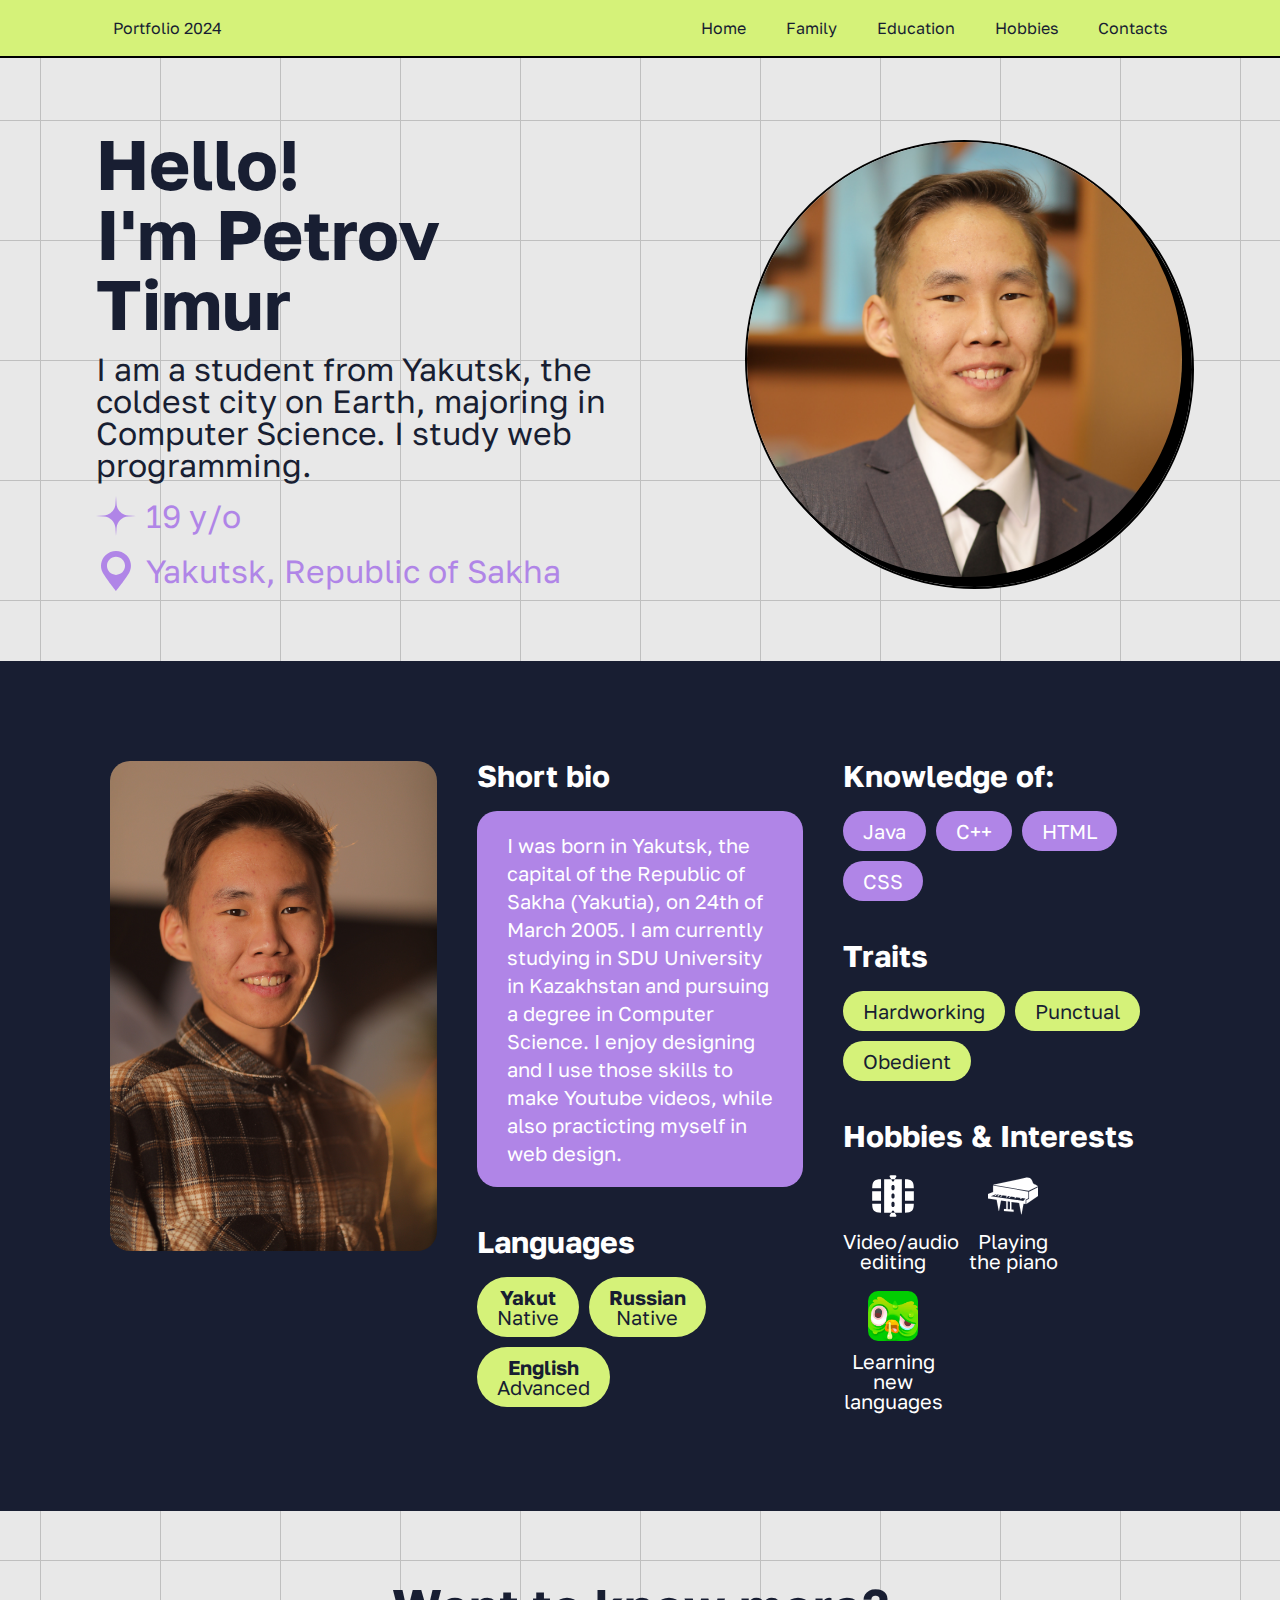
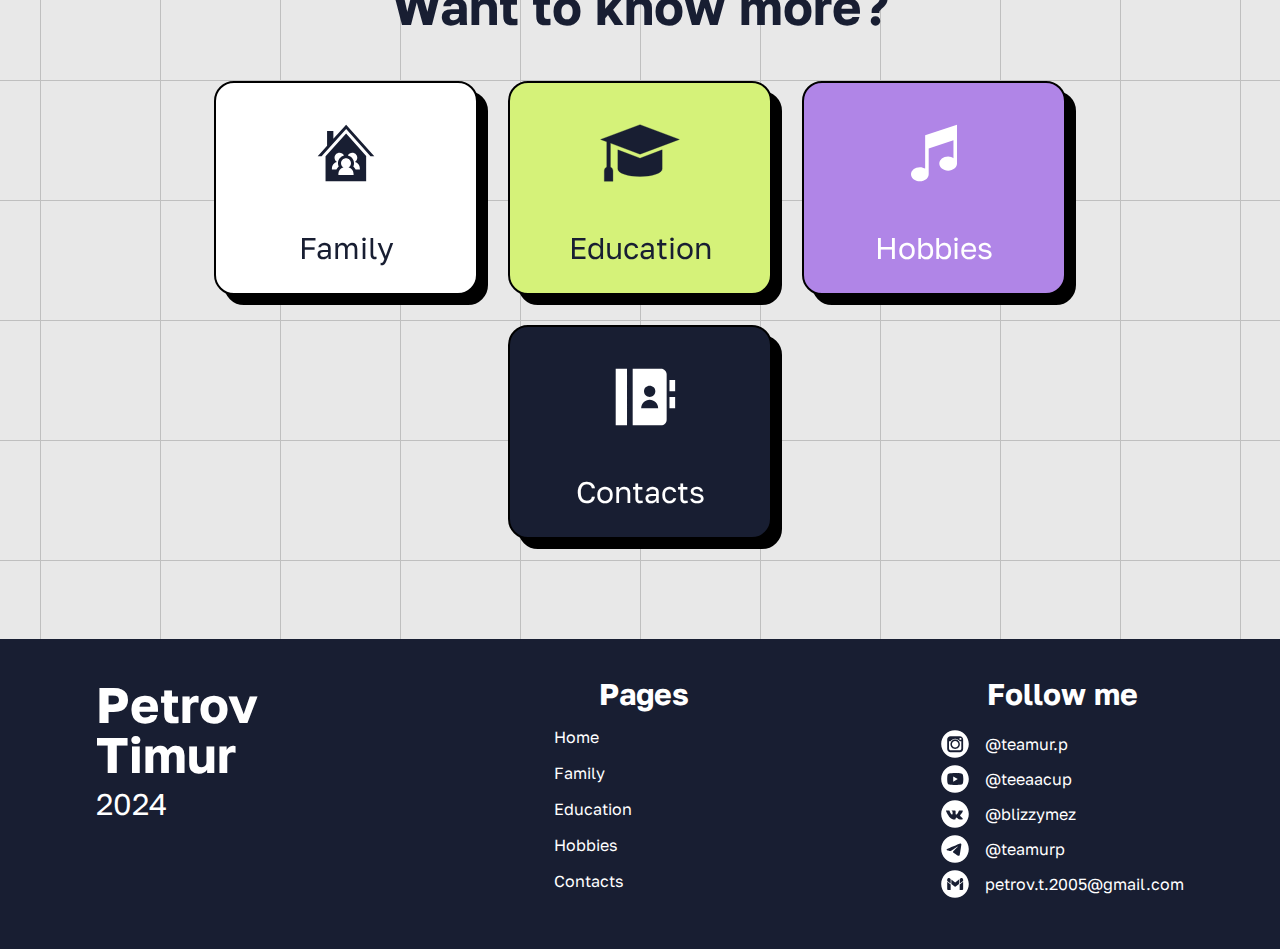
<file: index.html>
<!DOCTYPE html>
<html lang="en">
<head>
    <meta charset="UTF-8">
    <meta name="viewport" content="width=device-width, initial-scale=1.0">
    <title>Portfolio</title>
    <link rel="stylesheet" href="index.css">
    <link rel="preconnect" href="https://fonts.googleapis.com">
    <link rel="preconnect" href="https://fonts.gstatic.com" crossorigin>
    <link href="https://fonts.googleapis.com/css2?family=Golos+Text:wght@400..900&display=swap" rel="stylesheet">
    <link rel="icon" href="assets/star-purple.svg" type="image/x-icon">
</head>
<body>
    <header>
        <div class="container">
            <div class="header-wrapper">
                <div class="header-left">
                    <div class="header-portfolio">
                        Portfolio 2024
                    </div>
                </div>
                <div class="header-right">
                    <nav class="header-nav">
                        <ul>
                            <li><a href="index.html">Home</a></li>
                            <li><a href="family.html">Family</a></li>
                            <li><a href="education.html">Education</a></li>
                            <li><a href="hobbies.html">Hobbies</a></li>
                            <li><a href="contacts.html">Contacts</a></li>
                        </ul>
                    </nav>
                    <div class="header-burger">
                        <img src="assets/burger.svg" alt="">
                    </div>
                </div>
            </div>
        </div>
    </header>
    <section class="welcome">
        <div class="container">
            <div class="welcome-content">
                <div class="welcome-text">
                    <div class="welcome-title">
                        Hello!<br>I'm Petrov Timur
                    </div>
                    <div class="welcome-name">
                        I am a student from Yakutsk, the coldest city on Earth, majoring in Computer Science. I study web programming.
                    </div>
                    <div class="welcome-age">
                        <img src="assets/star-purple.svg" alt="">
                        <div class="welcome-age-text">
                            19 y/o
                        </div>
                    </div>
                    <div class="welcome-place">
                        <img src="assets/marker-purple.svg" alt="">
                        <div class="welcome-place-text">
                            Yakutsk, Republic of Sakha
                        </div>
                    </div>
                </div>
                <img src="assets/me.JPG" alt="" class="welcome-image">
            </div>
        </div>
    </section>
    <section class="about">
        <div class="container">
            <div class="about-wrapper">
                <img src="assets/me1.JPG" alt="" class="about-img">
                <div class="about-center">
                    <h5>Short bio</h5>
                    <div class="about-bio">
                        <!-- <div class="about-bio-wrapper">
                            <img src="star-white.svg" alt="">
                            <p>Petrov Timur Khrisanovich</p>
                        </div>
                        <div class="about-bio-wrapper">
                            <img src="star-white.svg" alt="">
                            <p>24.03.2005</p>
                        </div>
                        <div class="about-bio-wrapper">
                            <img src="star-white.svg" alt="">
                            <p>Yakut</p>
                        </div>
                        <div class="about-bio-wrapper">
                            <img src="star-white.svg" alt="">
                            <p>Computer Science</p>
                        </div> -->
                        I was born in Yakutsk, the capital of the Republic of Sakha (Yakutia), on 24th of March 2005. I am currently studying in SDU University in Kazakhstan and pursuing a degree in Computer Science. I enjoy designing and I use those skills to make Youtube videos, while also practicting myself in web design.
                    </div>
                    <h5>Languages</h5>
                    <div class="about-languages">
                        <div class="about-language">
                            <p class="about-lang-name">Yakut</p>
                            <p>Native</p>
                        </div>
                        <div class="about-language">
                            <p class="about-lang-name">Russian</p>
                            <p>Native</p>
                        </div>
                        <div class="about-language">
                            <p class="about-lang-name">English</p>
                            <p>Advanced</p>
                        </div>
                    </div>
                </div>
                <div class="about-right">
                    <div class="about-right-wrapper">
                        <!-- <div class="about-softwares">
                            <h5>Software tools</h5>
                            <div class="about-softwares-wrapper">
                                <img src="vegas-green.svg" alt="">
                                <img src="reaper-green.svg" alt="">
                                <img src="ps-green.svg" alt="">
                            </div>
                        </div> -->
                        <h5>Knowledge of: </h5>
                        <div class="about-knowledges-wrapper">
                            <div class="about-knowledge">
                                Java
                            </div>
                            <div class="about-knowledge">
                                C++
                            </div>
                            <div class="about-knowledge">
                                HTML
                            </div>
                            <div class="about-knowledge">
                                CSS
                            </div>
                        </div>
                    </div>
                    <h5>Traits</h5>
                    <div class="about-traits">
                        <div class="about-trait">
                            Hardworking
                        </div>
                        <div class="about-trait">
                            Punctual
                        </div>
                        <div class="about-trait">
                            Obedient
                        </div>
                    </div>
                    <h5>Hobbies & Interests</h5>
                    <div class="about-hobbies">
                        <div class="about-hobby">
                            <div class="about-hobby-img">
                                <img src="assets/video-white.svg" alt="">
                            </div>
                            <p>Video/audio editing</p>
                        </div>
                        <div class="about-hobby">
                            <div class="about-hobby-img">
                                <img src="assets/piano-white.svg" alt="">
                            </div>
                            <p>Playing the piano</p>
                        </div>
                        <div class="about-hobby">
                            <div class="about-hobby-img">
                                <img src="assets/duolingo.jpeg" alt="" class="about-hobby-duo">
                            </div>
                            <p>Learning new languages</p>
                        </div>
                    </div>
                </div>
            </div>
        </div>
    </section>
    <section class="nav">
        <div class="container">
            <h5>Want to know more?</h5>
            <nav class="section-nav">
                <a href="family.html" class="nav-family">
                    <div class="section-nav-img">
                        <img src="assets/family.svg" alt="">
                    </div>
                    Family
                </a>
                <a href="education.html" class="nav-education">
                    <div class="section-nav-img">
                        <img src="assets/education.svg" alt="">
                    </div>
                    Education
                </a>
                <a href="hobbies.html" class="nav-hobbies">
                    <div class="section-nav-img">
                        <img src="assets/hobbies-white.svg" alt=""> 
                    </div>
                    Hobbies
                </a>
                <a href="contacts.html" class="nav-contacts">
                    <div class="section-nav-img">
                        <img src="assets/contacts-white.svg" alt="">
                    </div>
                    Contacts
                </a>
            </nav>
        </div>
    </section>
    <footer>
        <div class="container">
            <div class="footer-wrapper">
                <div class="footer-left">
                    <h5>Petrov<br>Timur</h5>
                    <p>2024</p>
                </div>
                <div class="footer-center">
                    <h5>Pages</h5>
                    <div class="footer-menu">
                        <ul>
                            <li>
                                <a href="index.html">Home</a>
                            </li>
                            <li>
                                <a href="family.html">Family</a>
                            </li>
                            <li>
                                <a href="education.html">Education</a>
                            </li>
                            <li>
                                <a href="hobbies.html">Hobbies</a>
                            </li>
                            <li>
                                <a href="contacts.html">Contacts</a>
                            </li>
                        </ul>
                    </div>
                </div>
                <div class="footer-right">
                    <div class="footer-socials-text">
                        Follow me
                    </div>
                    <div class="footer-socials">
                        <ul>
                            <li><a href="https://www.instagram.com/teamur.p/"><img src="assets/ig-stylized.svg" alt="">@teamur.p</a></li>
                            <li><a href="https://www.youtube.com/@teeaacup"><img src="assets/yt-stylized.svg" alt="" class="footer-yt">@teeaacup</a></li>
                            <li><a href="https://vk.com/blizzymez"><img src="assets/vk-white.svg" alt="">@blizzymez</a></li>
                            <li><a href="https://t.me/teamurp"><img src="assets/tg-white.svg" alt="">@teamurp</a></li>
                            <li><img src="assets/gmail-stylized.svg" alt="">petrov.t.2005@gmail.com</li>
                        </ul>
                    </div>
                </div>
            </div>
        </div>
    </footer>
</body>
</html>
</file>
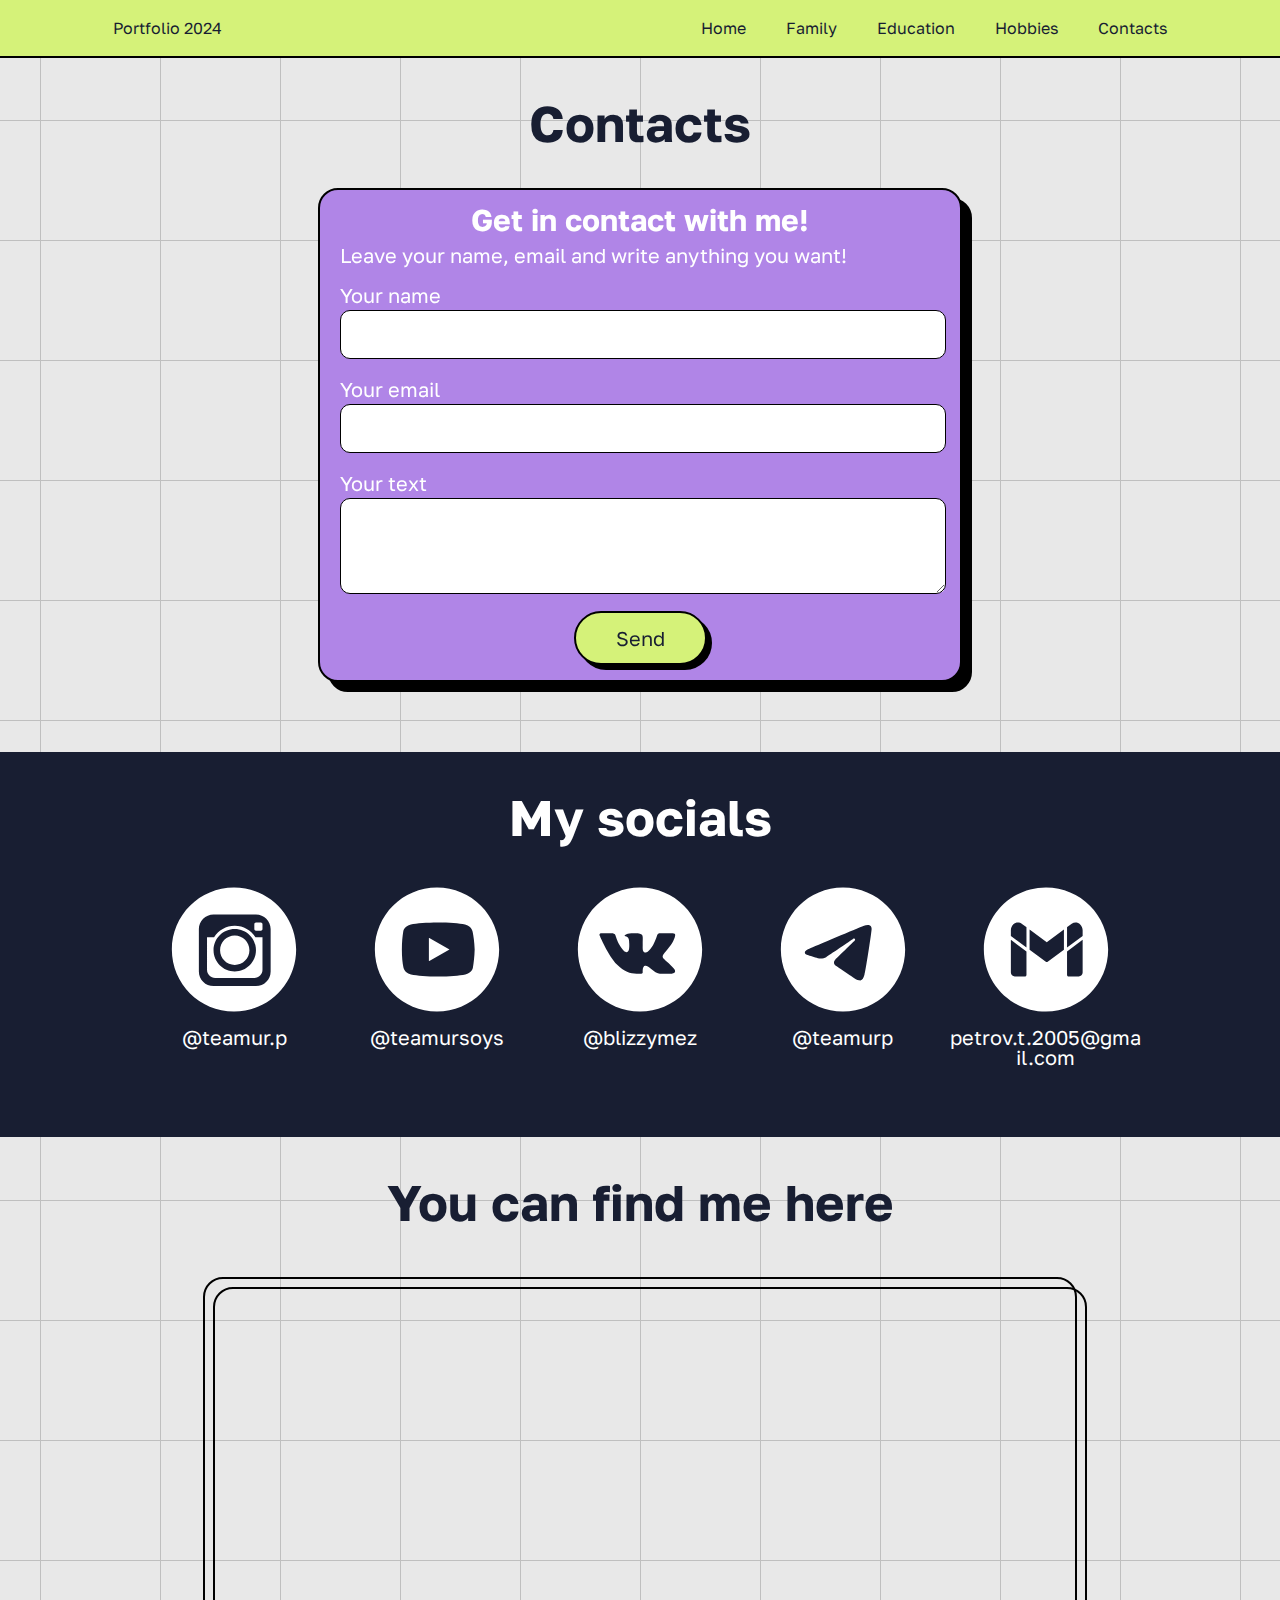
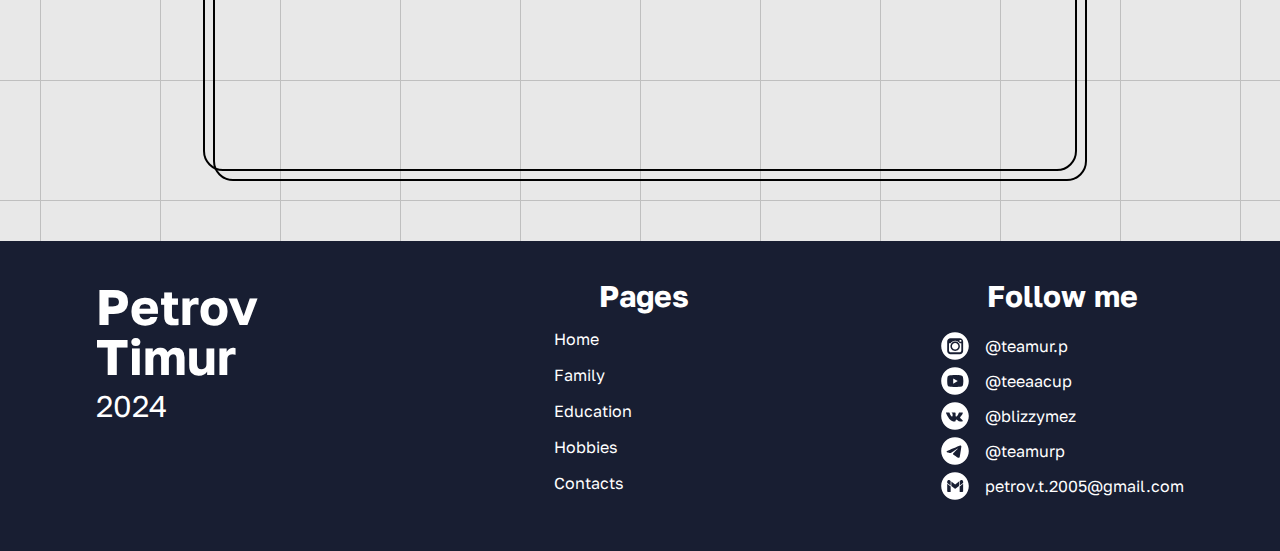
<file: contacts.html>
<!DOCTYPE html>
<html lang="en">
<head>
    <meta charset="UTF-8">
    <meta name="viewport" content="width=device-width, initial-scale=1.0">
    <title>Portfolio</title>
    <link rel="stylesheet" href="index.css">
    <link rel="preconnect" href="https://fonts.googleapis.com">
    <link rel="preconnect" href="https://fonts.gstatic.com" crossorigin>
    <link href="https://fonts.googleapis.com/css2?family=Golos+Text:wght@400..900&display=swap" rel="stylesheet">
    <link rel="icon" href="assets/star-purple.svg" type="image/x-icon">
</head>
<body>
    <header>
        <div class="container">
            <div class="header-wrapper">
                <div class="header-left">
                    <div class="header-portfolio">
                        Portfolio 2024
                    </div>
                </div>
                <div class="header-right">
                    <nav class="header-nav">
                        <ul>
                            <li><a href="index.html">Home</a></li>
                            <li><a href="family.html">Family</a></li>
                            <li><a href="education.html">Education</a></li>
                            <li><a href="hobbies.html">Hobbies</a></li>
                            <li><a href="contacts.html">Contacts</a></li>
                        </ul>
                    </nav>
                    <div class="header-burger">
                        <img src="assets/burger.svg" alt="">
                    </div>
                </div>
            </div>
        </div>
    </header>
    <section class="contacts">
        <div class="container">
            <div class="contacts-title">
                Contacts
            </div>
            <div class="contacts-inputs">
                <div class="contacts-text">
                    Get in contact with me!
                </div>
                <div class="contacts-text-small">
                    Leave your name, email and write anything you want!
                </div>
                <div class="contacts-text-input">
                    Your name
                </div>
                <input type="text">
                <div class="contacts-text-input">
                    Your email
                </div>
                <input type="text">
                <div class="contacts-text-input">
                    Your text
                </div>
                <textarea name="" id=""></textarea>
                <div class="contacts-button">
                    Send
                </div>
            </div>
        </div>
    </section>
    <section class="socials">
        <div class="container">
            <div class="socials-title">
                My socials
            </div>
            <ul>
                <li>
                    <a href="https://www.instagram.com/teamur.p" class="socials-ig"><img src="assets/ig-stylized.svg" alt=""><span>@teamur.p</span></a>
                </li>
                <li>
                    <a href="https://www.youtube.com/@teeaacup" class="socials-yt"><img src="assets/yt-stylized.svg" alt=""><span>@teamursoys</span></a>
                </li>
                <li>
                    <a href="https://vk.com/blizzymez" class="socials-vk"><img src="assets/vk-white.svg" alt=""><span>@blizzymez</span></a>
                </li>
                <li>
                    <a href="https://t.me/teamurp" class="socials-tg"><img src="assets/tg-white.svg" alt=""><span>@teamurp</span></a>
                </li>
                <li>
                    <a href="" class="socials-gmail"><img src="assets/gmail-stylized.svg" alt=""><span>petrov.t.2005@gmail.com</span></a>
                </li>
            </ul>
        </div>
    </section>
    <section class="map">
        <div class="container">
            <div class="map-title">
                You can find me here
            </div>
            <iframe src="https://www.google.com/maps/embed?pb=!1m18!1m12!1m3!1d1729.1628377650045!2d76.66804104336607!3d43.207524765698025!2m3!1f0!2f0!3f0!3m2!1i1024!2i768!4f13.1!3m3!1m2!1s0x38834f7675d8a6c3%3A0x7b7d14aec270c056!2sSDU%20University!5e0!3m2!1sru!2skz!4v1728665456782!5m2!1sru!2skz" allowfullscreen="" loading="lazy" referrerpolicy="no-referrer-when-downgrade" class="map-map"></iframe>
        </div>
    </section>
    <footer>
        <div class="container">
            <div class="footer-wrapper">
                <div class="footer-left">
                    <h5>Petrov<br>Timur</h5>
                    <p>2024</p>
                </div>
                <div class="footer-center">
                    <h5>Pages</h5>
                    <div class="footer-menu">
                        <ul>
                            <li>
                                <a href="index.html">Home</a>
                            </li>
                            <li>
                                <a href="family.html">Family</a>
                            </li>
                            <li>
                                <a href="education.html">Education</a>
                            </li>
                            <li>
                                <a href="hobbies.html">Hobbies</a>
                            </li>
                            <li>
                                <a href="contacts.html">Contacts</a>
                            </li>
                        </ul>
                    </div>
                </div>
                <div class="footer-right">
                    <div class="footer-socials-text">
                        Follow me
                    </div>
                    <div class="footer-socials">
                        <ul>
                            <li><a href="https://www.instagram.com/teamur.p/"><img src="assets/ig-stylized.svg" alt="">@teamur.p</a></li>
                            <li><a href="https://www.youtube.com/@teeaacup"><img src="assets/yt-stylized.svg" alt="" class="footer-yt">@teeaacup</a></li>
                            <li><a href="https://vk.com/blizzymez"><img src="assets/vk-white.svg" alt="">@blizzymez</a></li>
                            <li><a href="https://t.me/teamurp"><img src="assets/tg-white.svg" alt="">@teamurp</a></li>
                            <li><img src="assets/gmail-stylized.svg" alt="">petrov.t.2005@gmail.com</li>
                        </ul>
                    </div>
                </div>
            </div>
        </div>
    </footer>
</body>
</html>
</file>
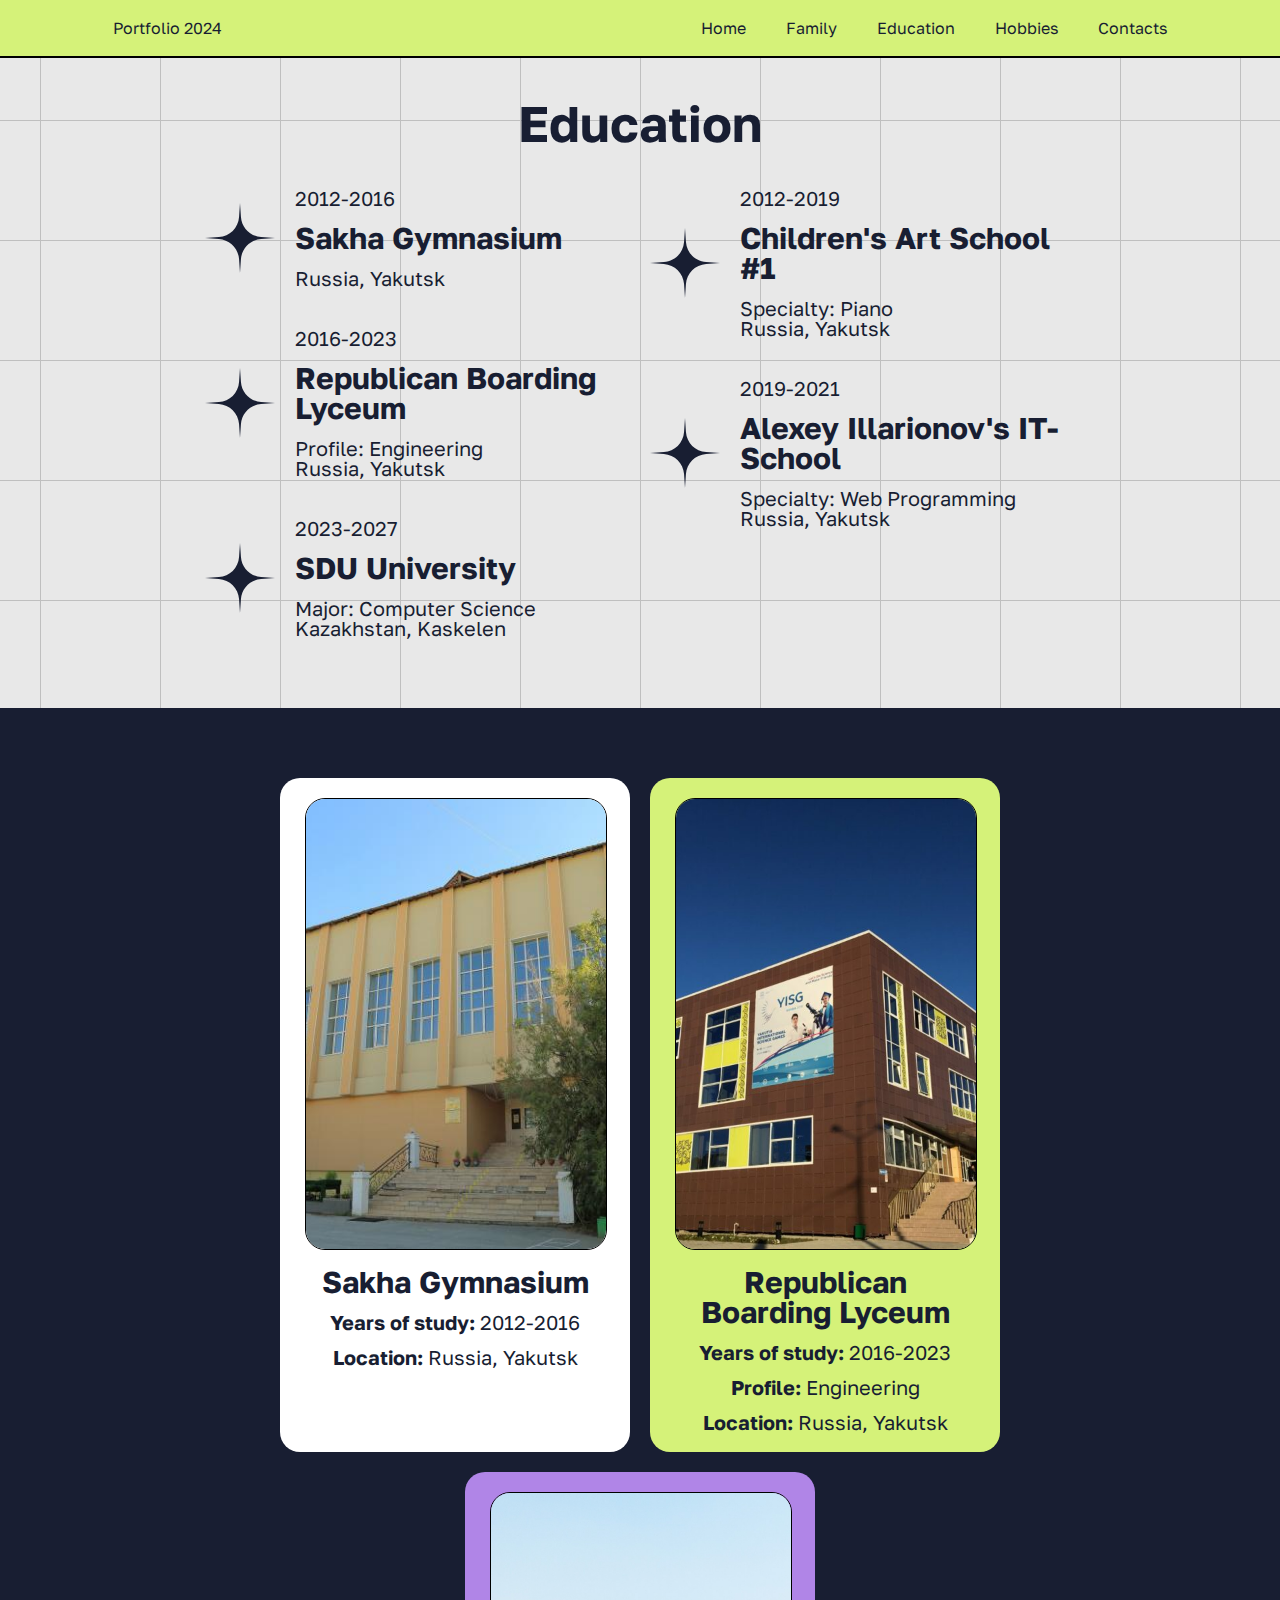
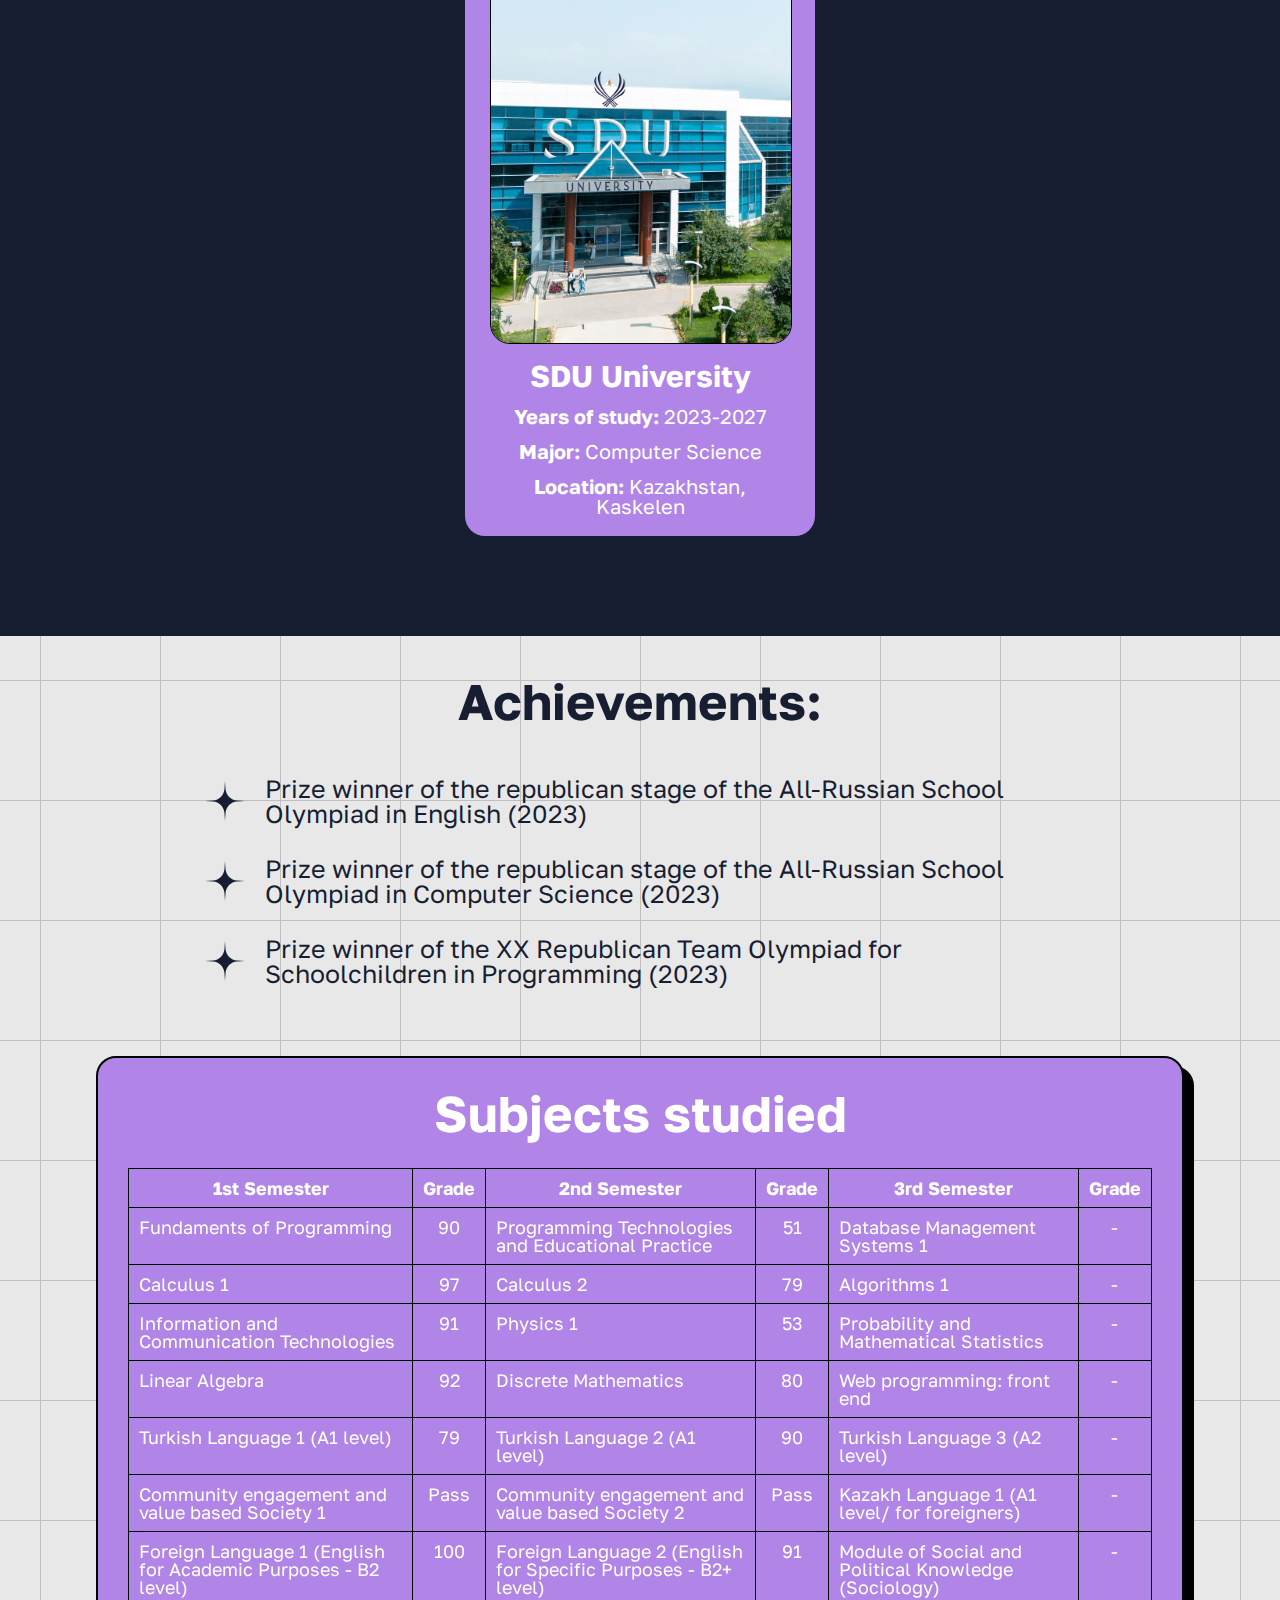
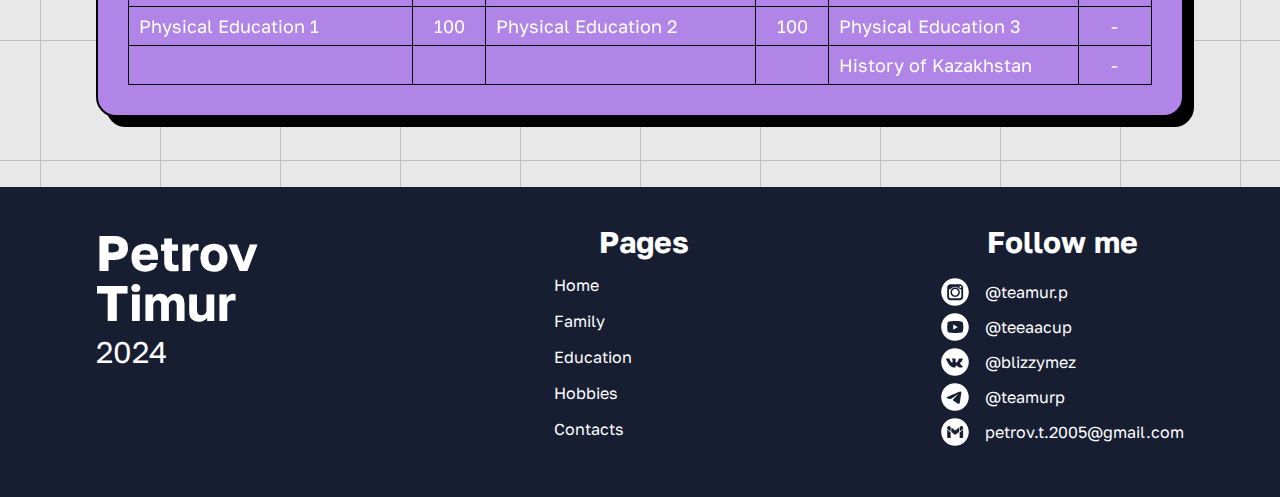
<file: education.html>
<!DOCTYPE html>
<html lang="en">
<head>
    <meta charset="UTF-8">
    <meta name="viewport" content="width=device-width, initial-scale=1.0">
    <title>Portfolio</title>
    <link rel="stylesheet" href="index.css">
    <link rel="preconnect" href="https://fonts.googleapis.com">
    <link rel="preconnect" href="https://fonts.gstatic.com" crossorigin>
    <link href="https://fonts.googleapis.com/css2?family=Golos+Text:wght@400..900&display=swap" rel="stylesheet">
    <link rel="icon" href="assets/star-purple.svg" type="image/x-icon">
</head>
<body>
    <header>
        <div class="container">
            <div class="header-wrapper">
                <div class="header-left">
                    <div class="header-portfolio">
                        Portfolio 2024
                    </div>
                </div>
                <div class="header-right">
                    <nav class="header-nav">
                        <ul>
                            <li><a href="index.html">Home</a></li>
                            <li><a href="family.html">Family</a></li>
                            <li><a href="education.html">Education</a></li>
                            <li><a href="hobbies.html">Hobbies</a></li>
                            <li><a href="contacts.html">Contacts</a></li>
                        </ul>
                    </nav>
                    <div class="header-burger">
                        <img src="assets/burger.svg" alt="">
                    </div>
                </div>
            </div>
        </div>
    </header>
    <section class="education">
        <div class="container">
            <div class="education-title">
                Education
            </div>
            <div class="education-wrapper">
                <div class="education-left">
                    <ul>
                        <li>
                            <img src="assets/star-dark-blue.svg" alt="">
                            <div class="education-list-text">
                                <p class="education-years">2012-2016</p>
                                <h5>Sakha Gymnasium</h5>
                                <p class="education-place">Russia, Yakutsk</p>
                            </div>
                        </li>
                        <li>
                            <img src="assets/star-dark-blue.svg" alt="">
                            <div class="education-list-text">
                                <p class="education-years">2016-2023</p>
                                <h5>Republican Boarding Lyceum</h5>
                                <p>Profile: Engineering</p>
                                <p class="education-place">Russia, Yakutsk</p>
                            </div>
                        </li>
                        <li>
                            <img src="assets/star-dark-blue.svg" alt="">
                            <div class="education-list-text">
                                <p class="education-years">2023-2027</p>
                                <h5>SDU University</h5>
                                <p>Major: Computer Science</p>
                                <p class="education-place">Kazakhstan, Kaskelen</p>
                            </div>
                        </li>
                    </ul>
                </div>
                <div class="education-right">
                    <ul>
                        <li>
                            <img src="assets/star-dark-blue.svg" alt="">
                            <div class="education-list-text">
                                <p class="education-years">2012-2019</p>
                                <h5>Children's Art School #1</h5>
                                <p>Specialty: Piano</p>
                                <p class="education-place">Russia, Yakutsk</p>
                            </div>
                        </li>
                        <li>
                            <img src="assets/star-dark-blue.svg" alt="">
                            <div class="education-list-text">
                                <p class="education-years">2019-2021</p>
                                <h5>Alexey Illarionov's IT-School</h5>
                                <p>Specialty: Web Programming</p>
                                <p class="education-place">Russia, Yakutsk</p>
                            </div>
                        </li>
                    </ul>
                </div>
            </div>
        </div>
    </section>
    <section class="info">
        <div class="container">
            <div class="info-wrapper">
                <div class="info-gym">
                    <img src="assets/sg.jpg" alt="" class="img-gym">
                    <div class="info-text">
                        <h5>Sakha Gymnasium</h5>
                        <p><span>Years of study:</span> 2012-2016</p>
                        <p><span>Location:</span> Russia, Yakutsk</p>
                    </div>
                </div>
                <div class="info-lyceum">
                    <img src="assets/rli.jpg" alt="" class="img-lyceum">
                    <div class="info-text">
                        <h5>Republican Boarding Lyceum</h5>
                        <p><span>Years of study:</span> 2016-2023</p>
                        <p><span>Profile:</span> Engineering</p>
                        <p><span>Location:</span> Russia, Yakutsk</p>
                    </div>
                </div>
                <div class="info-uni">
                    <img src="assets/sdu.jpg" alt="" class="img-uni">
                    <div class="info-text">
                        <h5>SDU University</h5>
                        <p><span>Years of study:</span> 2023-2027</p>
                        <p><span>Major:</span> Computer Science</p>
                        <p><span>Location:</span> Kazakhstan, Kaskelen</p>
                    </div>
                </div>
            </div>
            <div class="info-wrapper">

            </div>
        </div>
    </section>
    <section class="achievements">
        <div class="container">
            <div class="achievements-title">
                Achievements:
            </div>
            <div class="achievements-list">
                <ul>
                    <li><img src="assets/star-dark-blue.svg" alt="">Prize winner of the republican stage of the All-Russian School Olympiad in English (2023)</li>
                    <li><img src="assets/star-dark-blue.svg" alt="">Prize winner of the republican stage of the All-Russian School Olympiad in Computer Science (2023)</li>
                    <li><img src="assets/star-dark-blue.svg" alt="">Prize winner of the XX Republican Team Olympiad for Schoolchildren in Programming (2023)</li>
                </ul>
            </div>
            <div class="subjects">
                <h5>Subjects studied</h5>
                <div class="subjects-table-box">
                    <table class="subjects-table">
                        <!-- <caption>Subjects studied</caption> -->
                        <tr>
                            <th>1st Semester</th>
                            <th>Grade</th>
                            <th>2nd Semester</th>
                            <th>Grade</th>
                            <th>3rd Semester</th>
                            <th>Grade</th>
                        </tr>
                        <tr>
                            <td>Fundaments of Programming</td>
                            <td class="table-grade">90</td>
                            <td>Programming Technologies and Educational Practice</td>
                            <td class="table-grade">51</td>
                            <td>Database Management Systems 1</td>
                            <td class="table-grade">-</td>
                        </tr>
                        <tr>
                            <td>Calculus 1</td>
                            <td class="table-grade">97</td>
                            <td>Calculus 2</td>
                            <td class="table-grade">79</td>
                            <td>Algorithms 1</td>
                            <td class="table-grade">-</td>
                        </tr>
                        <tr>
                            <td>Information and Communication Technologies</td>
                            <td class="table-grade">91</td>
                            <td>Physics 1</td>
                            <td class="table-grade">53</td>
                            <td>Probability and Mathematical Statistics</td>
                            <td class="table-grade">-</td>
                        </tr>
                        <tr>
                            <td>Linear Algebra</td>
                            <td class="table-grade">92</td>
                            <td>Discrete Mathematics</td>
                            <td class="table-grade">80</td>
                            <td>Web programming: front end</td>
                            <td class="table-grade">-</td>
                        </tr>
                        <tr>
                            <td>Turkish Language 1 (А1 level)</td>
                            <td class="table-grade">79</td>
                            <td>Turkish Language 2 (А1 level)</td>
                            <td class="table-grade">90</td>
                            <td>Turkish Language 3 (А2 level)</td>
                            <td class="table-grade">-</td>
                        </tr>
                        <tr>
                            <td>Community engagement and value based Society 1</td>
                            <td class="table-grade">Pass</td>
                            <td>Community engagement and value based Society 2</td>
                            <td class="table-grade">Pass</td>
                            <td>Kazakh Language 1 (А1 level/ for foreigners)</td>
                            <td class="table-grade">-</td>
                        </tr>
                        <tr>
                            <td>Foreign Language 1 (English for Academic Purposes - B2 level)</td>
                            <td class="table-grade">100</td>
                            <td>Foreign Language 2 (English for Specific Purposes - B2+ level)</td>
                            <td class="table-grade">91</td>
                            <td>Module of Social and Political Knowledge (Sociology)</td>
                            <td class="table-grade">-</td>
                        </tr>
                        <tr>
                            <td>Physical Education 1</td>
                            <td class="table-grade">100</td>
                            <td>Physical Education 2</td>
                            <td class="table-grade">100</td>
                            <td>Physical Education 3</td>
                            <td class="table-grade">-</td>
                        </tr>
                        <tr>
                            <td></td>
                            <td></td>
                            <td></td>
                            <td></td>
                            <td>History of Kazakhstan</td>
                            <td class="table-grade">-</td>
                        </tr>
                    </table>
                </div>
            </div>
        </div>
    </section>
    <footer>
        <div class="container">
            <div class="footer-wrapper">
                <div class="footer-left">
                    <h5>Petrov<br>Timur</h5>
                    <p>2024</p>
                </div>
                <div class="footer-center">
                    <h5>Pages</h5>
                    <div class="footer-menu">
                        <ul>
                            <li>
                                <a href="index.html">Home</a>
                            </li>
                            <li>
                                <a href="family.html">Family</a>
                            </li>
                            <li>
                                <a href="education.html">Education</a>
                            </li>
                            <li>
                                <a href="hobbies.html">Hobbies</a>
                            </li>
                            <li>
                                <a href="contacts.html">Contacts</a>
                            </li>
                        </ul>
                    </div>
                </div>
                <div class="footer-right">
                    <div class="footer-socials-text">
                        Follow me
                    </div>
                    <div class="footer-socials">
                        <ul>
                            <li><a href="https://www.instagram.com/teamur.p/"><img src="assets/ig-stylized.svg" alt="">@teamur.p</a></li>
                            <li><a href="https://www.youtube.com/@teeaacup"><img src="assets/yt-stylized.svg" alt="" class="footer-yt">@teeaacup</a></li>
                            <li><a href="https://vk.com/blizzymez"><img src="assets/vk-white.svg" alt="">@blizzymez</a></li>
                            <li><a href="https://t.me/teamurp"><img src="assets/tg-white.svg" alt="">@teamurp</a></li>
                            <li><img src="assets/gmail-stylized.svg" alt="">petrov.t.2005@gmail.com</li>
                        </ul>
                    </div>
                </div>
            </div>
        </div>
    </footer>
</body>
</html>
</file>
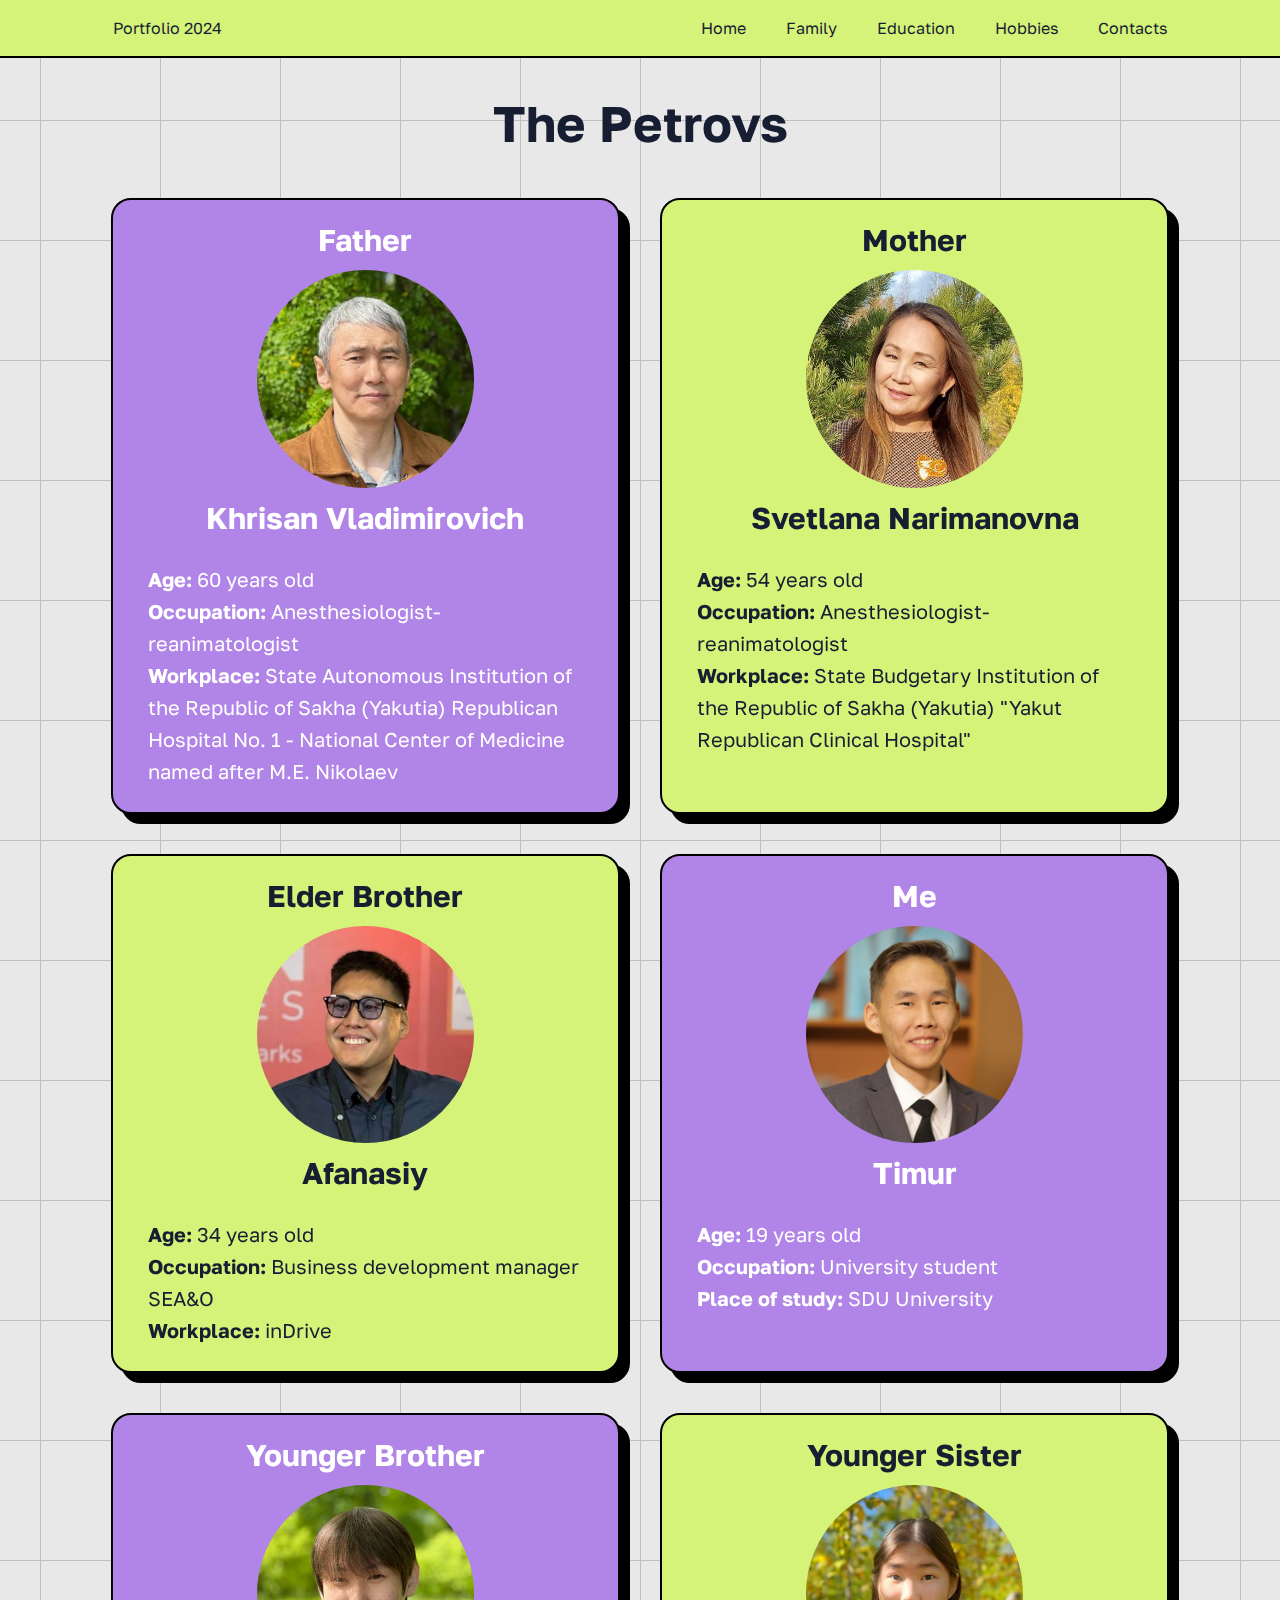
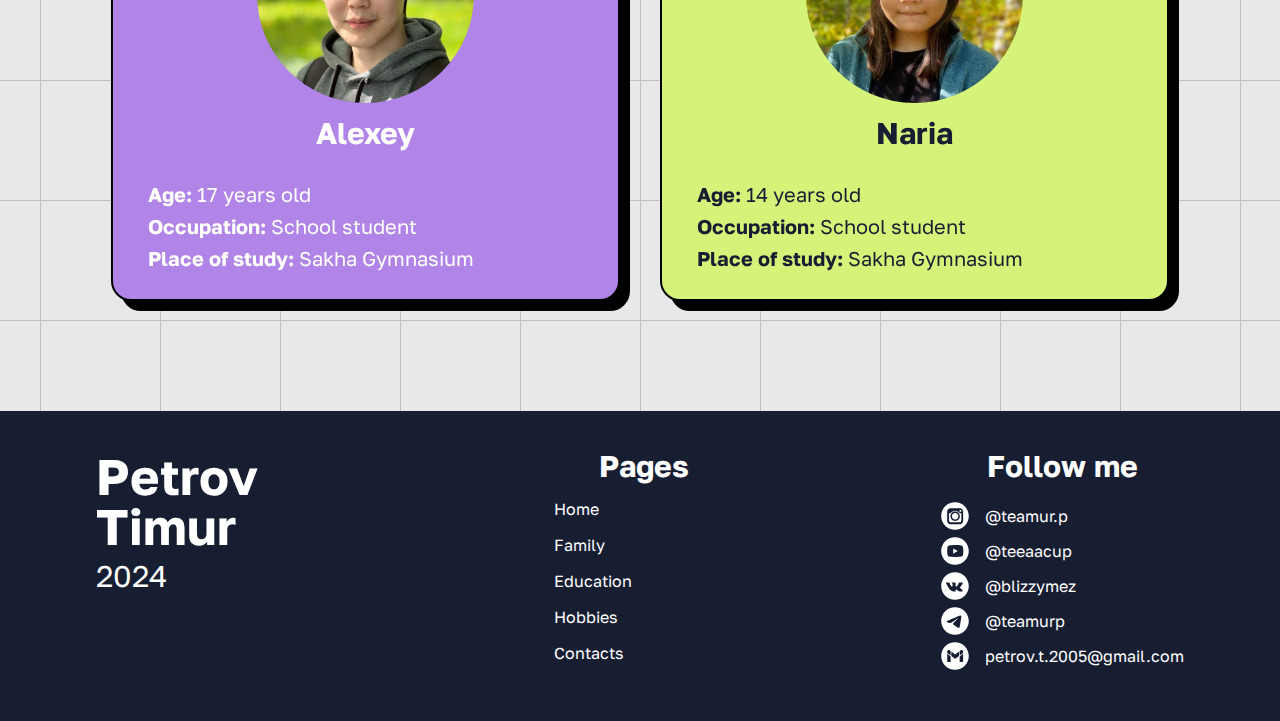
<file: family.html>
<!DOCTYPE html>
<html lang="en">
<head>
    <meta charset="UTF-8">
    <meta name="viewport" content="width=device-width, initial-scale=1.0">
    <title>Portfolio</title>
    <link rel="stylesheet" href="index.css">
    <link rel="preconnect" href="https://fonts.googleapis.com">
    <link rel="preconnect" href="https://fonts.gstatic.com" crossorigin>
    <link href="https://fonts.googleapis.com/css2?family=Golos+Text:wght@400..900&display=swap" rel="stylesheet">
    <link rel="icon" href="assets/star-purple.svg" type="image/x-icon">
</head>
<body>
    <header>
        <div class="container">
            <div class="header-wrapper">
                <div class="header-left">
                    <div class="header-portfolio">
                        Portfolio 2024
                    </div>
                </div>
                <div class="header-right">
                    <nav class="header-nav">
                        <ul>
                            <li><a href="index.html">Home</a></li>
                            <li><a href="family.html">Family</a></li>
                            <li><a href="education.html">Education</a></li>
                            <li><a href="hobbies.html">Hobbies</a></li>
                            <li><a href="contacts.html">Contacts</a></li>
                        </ul>
                    </nav>
                    <div class="header-burger">
                        <img src="assets/burger.svg" alt="">
                    </div>
                </div>
            </div>
        </div>
    </header>
    <section class="family">
        <div class="container">
            <div class="family-title">
                The Petrovs
            </div>
            <div class="family-content">
                <div class="family-wrapper">
                    <div class="family-card-purple">
                        <div class="family-card-title">
                            Father
                        </div>
                        <img src="assets/dad.JPG" alt="" class="family-card-img">
                        <div class="family-card-name">
                            Khrisan Vladimirovich
                        </div>
                        <div class="family-card-text">
                            <span>Age:</span> 60 years old
                        </div>
                        <div class="family-card-text">
                            <span>Occupation:</span> Anesthesiologist-reanimatologist
                        </div>
                        <div class="family-card-text">
                            <span>Workplace:</span> State Autonomous Institution of the Republic of Sakha (Yakutia) Republican Hospital No. 1 - National Center of Medicine named after M.E. Nikolaev
                        </div>
                    </div>
                    <div class="family-card-green">
                        <div class="family-card-title">
                            Mother
                        </div>
                        <img src="assets/mom1.jpg" alt="" class="family-card-img">
                        <div class="family-card-name">
                            Svetlana Narimanovna
                        </div>
                        <div class="family-card-text">
                            <span class="family-card-span">Age:</span> 54 years old
                        </div>
                        <div class="family-card-text">
                            <span>Occupation:</span> Anesthesiologist-reanimatologist
                        </div>
                        <div class="family-card-text">
                            <span>Workplace:</span> State Budgetary Institution of the Republic of Sakha (Yakutia) "Yakut Republican Clinical Hospital"
                        </div>
                    </div>
                </div>
                <div class="family-wrapper">
                    <div class="family-card-green">
                        <div class="family-card-title">
                            Elder Brother
                        </div>
                        <img src="assets/afonya1.jpg" alt="" class="family-card-img">
                        <div class="family-card-name">
                            Afanasiy
                        </div>
                        <div class="family-card-text">
                            <span>Age:</span> 34 years old
                        </div>
                        <div class="family-card-text">
                            <span>Occupation:</span> Business development manager SEA&O
                        </div>
                        <div class="family-card-text">
                            <span>Workplace:</span> inDrive
                        </div>
                    </div>
                    <div class="family-card-purple">
                        <div class="family-card-title">
                            Me
                        </div>
                        <img src="assets/me.JPG" alt="" class="family-card-img">
                        <div class="family-card-name">
                            Timur
                        </div>
                        <div class="family-card-text">
                            <span>Age:</span> 19 years old
                        </div>
                        <div class="family-card-text">
                            <span>Occupation:</span> University student
                        </div>
                        <div class="family-card-text">
                            <span>Place of study:</span> SDU University
                        </div>
                    </div>
                </div>
                <div class="family-wrapper">
                    <div class="family-card-purple">
                        <div class="family-card-title">
                            Younger Brother
                        </div>
                        <img src="assets/alyosha.JPG" alt="" class="family-card-img">
                        <div class="family-card-name">
                            Alexey
                        </div>
                        <div class="family-card-text">
                            <span>Age:</span> 17 years old
                        </div>
                        <div class="family-card-text">
                            <span>Occupation:</span> School student
                        </div>
                        <div class="family-card-text">
                            <span>Place of study:</span> Sakha Gymnasium
                        </div>
                    </div>
                    <div class="family-card-green">
                        <div class="family-card-title">
                            Younger Sister
                        </div>
                        <img src="assets/naria.jpg" alt="" class="family-card-img">
                        <div class="family-card-name">
                            Naria
                        </div>
                        <div class="family-card-text">
                            <span>Age:</span> 14 years old
                        </div>
                        <div class="family-card-text">
                            <span>Occupation:</span> School student
                        </div>
                        <div class="family-card-text">
                            <span>Place of study:</span> Sakha Gymnasium
                        </div>
                    </div>
                </div>
            </div>
        </div>
    </section>
    <footer>
        <div class="container">
            <div class="footer-wrapper">
                <div class="footer-left">
                    <h5>Petrov<br>Timur</h5>
                    <p>2024</p>
                </div>
                <div class="footer-center">
                    <h5>Pages</h5>
                    <div class="footer-menu">
                        <ul>
                            <li>
                                <a href="index.html">Home</a>
                            </li>
                            <li>
                                <a href="family.html">Family</a>
                            </li>
                            <li>
                                <a href="education.html">Education</a>
                            </li>
                            <li>
                                <a href="hobbies.html">Hobbies</a>
                            </li>
                            <li>
                                <a href="contacts.html">Contacts</a>
                            </li>
                        </ul>
                    </div>
                </div>
                <div class="footer-right">
                    <div class="footer-socials-text">
                        Follow me
                    </div>
                    <div class="footer-socials">
                        <ul>
                            <li><a href="https://www.instagram.com/teamur.p/"><img src="assets/ig-stylized.svg" alt="">@teamur.p</a></li>
                            <li><a href="https://www.youtube.com/@teeaacup"><img src="assets/yt-stylized.svg" alt="" class="footer-yt">@teeaacup</a></li>
                            <li><a href="https://vk.com/blizzymez"><img src="assets/vk-white.svg" alt="">@blizzymez</a></li>
                            <li><a href="https://t.me/teamurp"><img src="assets/tg-white.svg" alt="">@teamurp</a></li>
                            <li><img src="assets/gmail-stylized.svg" alt="">petrov.t.2005@gmail.com</li>
                        </ul>
                    </div>
                </div>
            </div>
        </div>
    </footer>
</body>
</html>
</file>
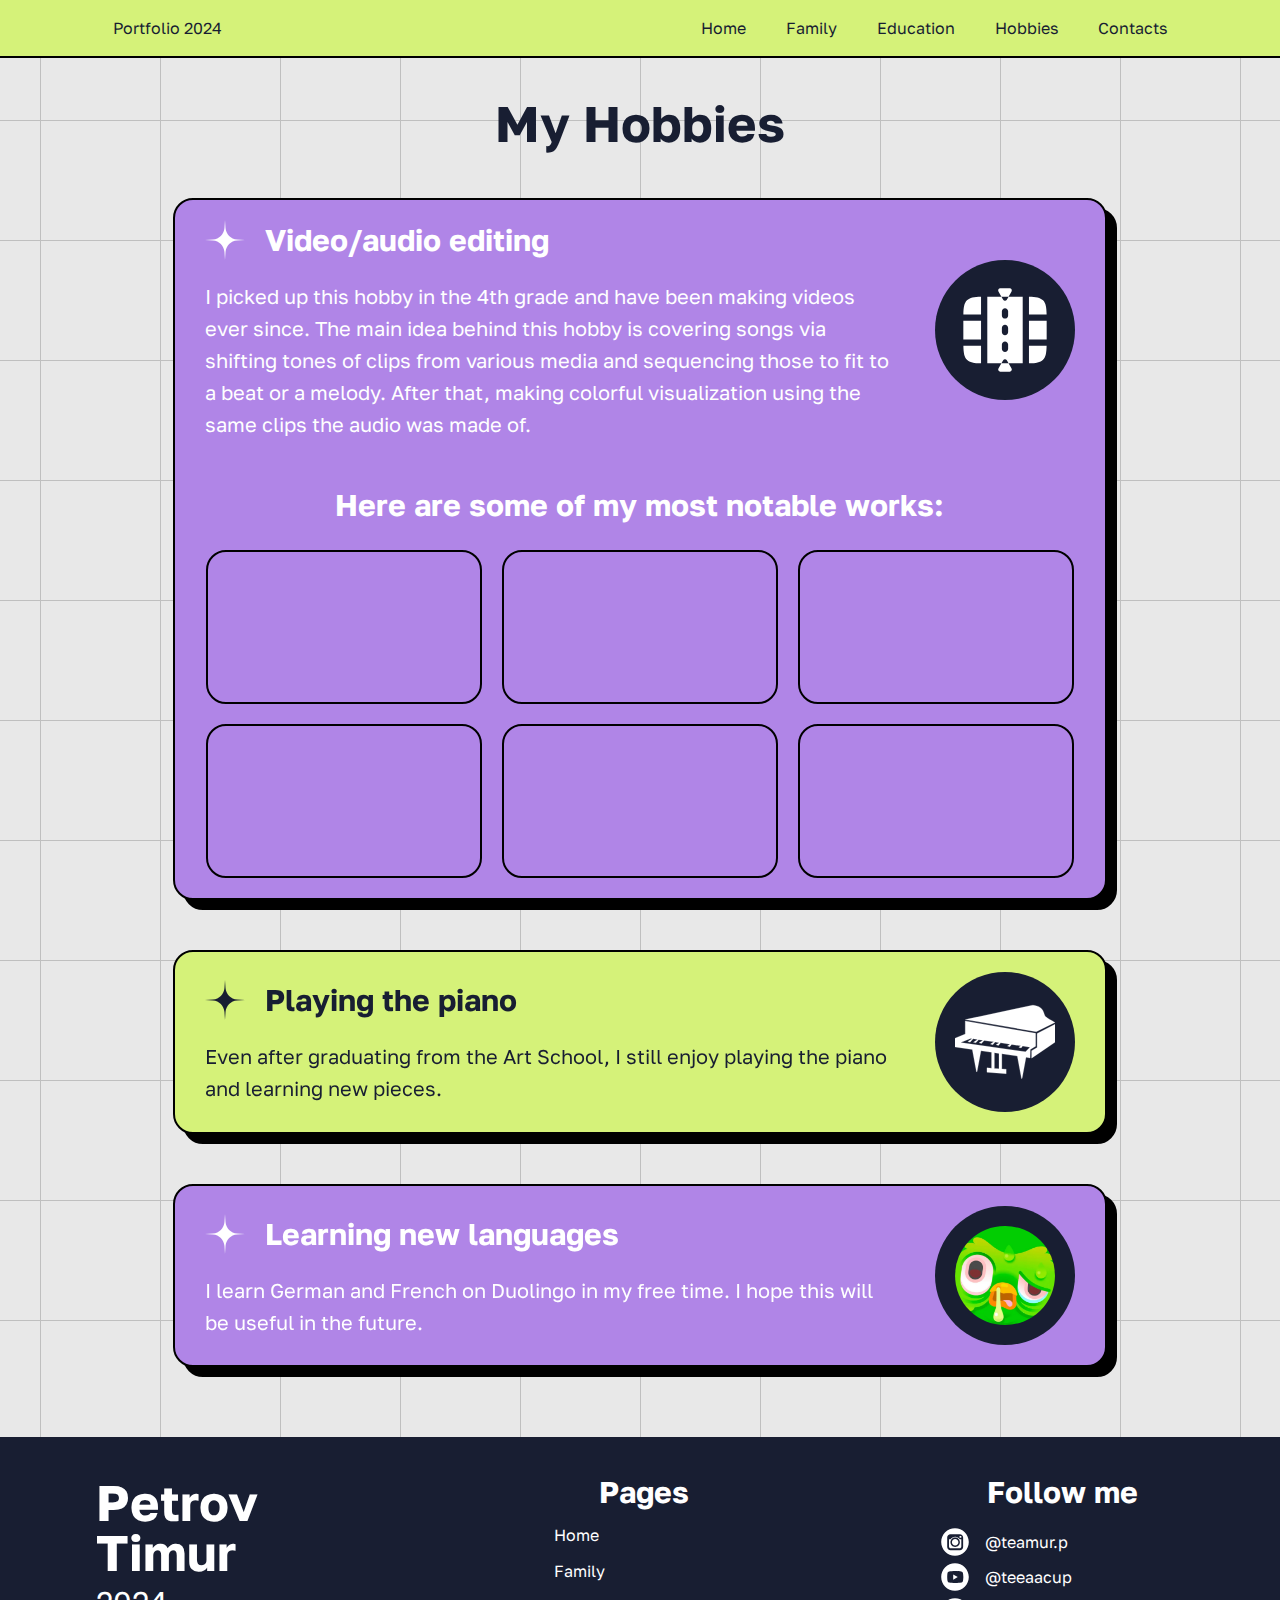
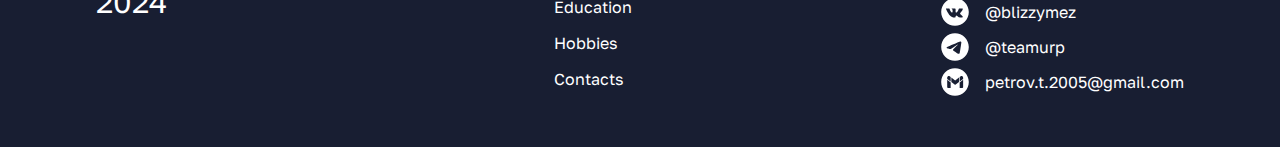
<file: hobbies.html>
<!DOCTYPE html>
<html lang="en">
<head>
    <meta charset="UTF-8">
    <meta name="viewport" content="width=device-width, initial-scale=1.0">
    <title>Portfolio</title>
    <link rel="stylesheet" href="index.css">
    <link rel="preconnect" href="https://fonts.googleapis.com">
    <link rel="preconnect" href="https://fonts.gstatic.com" crossorigin>
    <link href="https://fonts.googleapis.com/css2?family=Golos+Text:wght@400..900&display=swap" rel="stylesheet">
    <link rel="icon" href="assets/star-purple.svg" type="image/x-icon">
</head>
<body>
    <header>
        <div class="container">
            <div class="header-wrapper">
                <div class="header-left">
                    <div class="header-portfolio">
                        Portfolio 2024
                    </div>
                </div>
                <div class="header-right">
                    <nav class="header-nav">
                        <ul>
                            <li><a href="index.html">Home</a></li>
                            <li><a href="family.html">Family</a></li>
                            <li><a href="education.html">Education</a></li>
                            <li><a href="hobbies.html">Hobbies</a></li>
                            <li><a href="contacts.html">Contacts</a></li>
                        </ul>
                    </nav>
                    <div class="header-burger">
                        <img src="assets/burger.svg" alt="">
                    </div>
                </div>
            </div>
        </div>
    </header>
    <section class="hobbies">
        <div class="container">
            <div class="hobbies-title">
                My Hobbies
            </div>
            <div class="hobby-video">
                <div class="hobby-wrapper">
                    <div class="hobby-left">
                        <div class="hobby-title">
                            <img src="assets/star-white.svg" alt="">
                            <div class="hobby-name">
                                Video/audio editing
                            </div>
                        </div>
                        <div class="hobby-desc">
                            I picked up this hobby in the 4th grade and have been making videos ever since. The main idea behind this hobby is covering songs via shifting tones of clips from various media and sequencing those to fit to a beat or a melody. After that, making colorful visualization using the same clips the audio was made of.
                        </div>
                    </div>
                    <div class="hobby-img">
                        <img src="assets/video-white.svg" alt="" class="video-img">
                    </div>
                </div>
                <div class="video-examples">
                    <div class="video-examples-text">
                        Here are some of my most notable works: 
                    </div>
                    <div class="video-wrapper">
                        <iframe class="video-2" src="https://www.youtube.com/embed/nxNk-j4ACYg?si=gxzXhhC1K1zRlQQG" title="YouTube video player" frameborder="0" allow="accelerometer; autoplay; clipboard-write; encrypted-media; gyroscope; picture-in-picture; web-share" referrerpolicy="strict-origin-when-cross-origin" allowfullscreen></iframe>
                        <iframe class="video-3" src="https://www.youtube.com/embed/diBeKfeZ9_0?si=7gLYfk2px7w1oApE" title="YouTube video player" frameborder="0" allow="accelerometer; autoplay; clipboard-write; encrypted-media; gyroscope; picture-in-picture; web-share" referrerpolicy="strict-origin-when-cross-origin" allowfullscreen></iframe>
                        <iframe class="video-1" src="https://www.youtube.com/embed/MrLIOnjRicc?si=LE-8OIccRN9gbwl1" title="YouTube video player" frameborder="0" allow="accelerometer; autoplay; clipboard-write; encrypted-media; gyroscope; picture-in-picture; web-share" referrerpolicy="strict-origin-when-cross-origin" allowfullscreen></iframe>
                        <iframe class="video-1" src="https://www.youtube.com/embed/YZxMMgBqDDQ?si=c59SLD6IGbt4bb9p" title="YouTube video player" frameborder="0" allow="accelerometer; autoplay; clipboard-write; encrypted-media; gyroscope; picture-in-picture; web-share" referrerpolicy="strict-origin-when-cross-origin" allowfullscreen></iframe>
                        <iframe class="video-2" src="https://www.youtube.com/embed/vPb-3_h-ZGA?si=13nccM6p82ipDDrD" title="YouTube video player" frameborder="0" allow="accelerometer; autoplay; clipboard-write; encrypted-media; gyroscope; picture-in-picture; web-share" referrerpolicy="strict-origin-when-cross-origin" allowfullscreen></iframe>
                        <iframe class="video-3" src="https://www.youtube.com/embed/oKcnqcohDgQ?si=W-1QUukEUVVP2_tQ" title="YouTube video player" frameborder="0" allow="accelerometer; autoplay; clipboard-write; encrypted-media; gyroscope; picture-in-picture; web-share" referrerpolicy="strict-origin-when-cross-origin" allowfullscreen></iframe>
                    </div>
                </div>
            </div>
            <div class="hobby-piano">
                <div class="hobby-wrapper">
                    <div class="hobby-left">
                        <div class="hobby-title">
                            <img src="assets/star-dark-blue.svg" alt="">
                            <div class="hobby-name">
                                Playing the piano
                            </div>
                        </div>
                        <div class="hobby-desc">
                            Even after graduating from the Art School, I still enjoy playing the piano and learning new pieces.
                        </div>
                    </div>
                    <div class="hobby-img">
                        <img src="assets/piano-white.svg" alt="" class="piano-img">
                    </div>
                </div>
            </div>
            <div class="hobby-lang">
                <div class="hobby-wrapper">
                    <div class="hobby-left">
                        <div class="hobby-title">
                            <img src="assets/star-white.svg" alt="">
                            <div class="hobby-name">
                                Learning new languages
                            </div>
                        </div>
                        <div class="hobby-desc">
                            I learn German and French on Duolingo in my free time. I hope this will be useful in the future.
                        </div>
                    </div>
                    <div class="hobby-img">
                        <img src="assets/duolingo.jpeg" alt="" class="lang-img">
                    </div>
                </div>
            </div>
        </div>
    </section>
    <footer>
        <div class="container">
            <div class="footer-wrapper">
                <div class="footer-left">
                    <h5>Petrov<br>Timur</h5>
                    <p>2024</p>
                </div>
                <div class="footer-center">
                    <h5>Pages</h5>
                    <div class="footer-menu">
                        <ul>
                            <li>
                                <a href="index.html">Home</a>
                            </li>
                            <li>
                                <a href="family.html">Family</a>
                            </li>
                            <li>
                                <a href="education.html">Education</a>
                            </li>
                            <li>
                                <a href="hobbies.html">Hobbies</a>
                            </li>
                            <li>
                                <a href="contacts.html">Contacts</a>
                            </li>
                        </ul>
                    </div>
                </div>
                <div class="footer-right">
                    <div class="footer-socials-text">
                        Follow me
                    </div>
                    <div class="footer-socials">
                        <ul>
                            <li><a href="https://www.instagram.com/teamur.p/"><img src="assets/ig-stylized.svg" alt="">@teamur.p</a></li>
                            <li><a href="https://www.youtube.com/@teeaacup"><img src="assets/yt-stylized.svg" alt="" class="footer-yt">@teeaacup</a></li>
                            <li><a href="https://vk.com/blizzymez"><img src="assets/vk-white.svg" alt="">@blizzymez</a></li>
                            <li><a href="https://t.me/teamurp"><img src="assets/tg-white.svg" alt="">@teamurp</a></li>
                            <li><img src="assets/gmail-stylized.svg" alt="">petrov.t.2005@gmail.com</li>
                        </ul>
                    </div>
                </div>
            </div>
        </div>
    </footer>
</body>
</html>
</file>
<file: index.css>
html, body, div, span, applet, object, iframe,
h1, h2, h3, h4, h5, h6, p, blockquote, pre,
a, abbr, acronym, address, big, cite, code,
del, dfn, em, img, ins, kbd, q, s, samp,
small, strike, strong, sub, sup, tt, var,
b, u, i, center,
dl, dt, dd, ol, ul, li,
fieldset, form, label, legend,
table, caption, tbody, tfoot, thead, tr, th, td,
article, aside, canvas, details, embed, 
figure, figcaption, footer, header, hgroup, 
menu, nav, output, ruby, section, summary,
time, mark, audio, video {
	margin: 0;
	padding: 0;
	border: 0;
	font-size: 100%;
    font-family: "Golos Text";
	vertical-align: baseline;
    /* color: #181E32; */
    /* border: 1px solid green; */
}
/* HTML5 display-role reset for older browsers */
article, aside, details, figcaption, figure, 
footer, header, hgroup, menu, nav, section {
	display: block;
}
body {
	line-height: 1;
    background-color: #E8E8E8;
    background-image: url(assets/grid.svg);
    background-position: center top;
}
ol, ul {
	list-style: none;
}
blockquote, q {
	quotes: none;
}
blockquote:before, blockquote:after,
q:before, q:after {
	content: '';
	content: none;
}
table {
	border-collapse: collapse;
	border-spacing: 0;
}
.container {
    width: 85%;
    margin: 0 auto;
}
header {
    padding: 20px;
    border-bottom: 2px solid black;
    background-color: #D5F279;
    color: #181E32;
}
.header-wrapper {
    display: flex;
    justify-content: space-between;
    align-items: center;
}
.header-nav ul {
    display: flex;
    align-items: center;
    gap: 40px;
}
.header-nav ul a {
    text-decoration: none;
    color: #181E32;
}
.header-nav ul a:hover {
    scale: 1.2;
    display: inline-block;
    color: #B085E7;
    transition: 0.2s;
}
.header-burger {
    display: none;
}
.header-burger img {
    width: 40px;
}
.welcome-content {
    display: flex;
    justify-content: space-between;
    gap: 40px;
    align-items: center;
}
.welcome-image {
    width: 40%;
    border-radius: 50%;
    border: 2px solid black;
    filter: drop-shadow(10px 10px 0px black);
}
.welcome-text {
    width: 50%;
}
.welcome {
    padding: 70px 0;
    color: #181E32;
}
.welcome-title {
    font-size: 70px;
    font-weight: 700;
}
.welcome-name {
    font-size: 32px;
    margin-top: 15px;
}
.welcome-name span {
    font-weight: 700;
}
.welcome-age {
    font-size: 32px;
    display: flex;
    gap: 10px;
    align-items: center;
    margin-top: 15px;
}
.welcome-age img {
    width: 40px;
}
.welcome-age-text {
    color: #B085E7;
}
.welcome-place {
    font-size: 32px;
    display: flex;
    gap: 10px;
    align-items: center;
    margin-top: 15px;
}
.welcome-place-text {
    color: #B085E7;
}
.welcome-place img {
    width: 40px;
}

/* ABOUT */

.about {
    padding: 100px 0;
    background-color: #181E32;
    color: white;
    font-size: 20px;
}
.about-title {
    font-size: 70px;
    font-weight: 700;
    text-align: center;
    color: white;
}
.about-text {
    margin-top: 15px;
    font-size: 24px;
    line-height: 1.6;
    color: white;
}
.about-wrapper {
    display: flex;
    flex-wrap: wrap;
    gap: 40px;
    justify-content: center;
}
.about-img {
    width: 30%;
    height: 100%;
    border-radius: 20px;
}
.about-right-wrapper {
    display: flex;
    flex-wrap: wrap;
}
.about-right-wrapper h5 {
    margin-right: 20px;
}
.about-wrapper h5 {
    margin-bottom: 20px;
    font-size: 30px;
}
.about-center {
    width: 30%;
}
.about-right {
    width: 30%;
}
.about-bio {
    background-color: #B085E7;
    color: white;
    padding: 20px 30px;
    border-radius: 20px;
    margin-bottom: 40px;
    line-height: 1.4;
}
.about-bio-wrapper {
    display: flex;
    align-items: center;
    gap: 10px;
    margin-bottom: 20px;
}
.about-bio-wrapper img {
    width: 20px;
}
.about-languages {
    display: flex;
    width: 100%;
    gap: 10px;
    flex-wrap: wrap;
}
.about-language {
    background-color: #D5F279;
    color: #181E32;
    padding: 10px 20px;
    border-radius: 100px;
    text-align: center;
}
.about-lang-name {
    font-weight: 700;
}
.about-softwares img {
    height: 8vh;
}
.about-softwares {
    margin-bottom: 40px;
}
.about-softwares-wrapper {
    gap: 10px;
    display: flex;
}
.about-knowledges-wrapper {
    display: flex;
    flex-wrap: wrap;
    gap: 10px;
    margin-bottom: 40px;
}
.about-knowledge {
    background-color: #B085E7;
    color: white;
    padding: 10px 20px;
    border-radius: 100px;
    text-align: center;
    /* margin-bottom: 10px; */
}
.about-traits {
    display: flex;
    flex-wrap: wrap;
    width: 100%;
    gap: 10px;
    margin-bottom: 40px;
}
.about-trait {
    background-color: #D5F279;
    color: #181E32;
    padding: 10px 20px;
    border-radius: 100px;
    text-align: center;
}
.about-hobbies {
    display: flex;
    flex-wrap: wrap;
    gap: 20px;
}
.about-hobby {
    max-width: 100px;
    width: 100%;
    text-align: center;
}
.about-hobby p {
    margin-top: 10px;
}
.about-hobby img {
    width: 50px;
}
.about-hobby-img {
    display: flex;
    justify-content: center;
}
.about-hobby-duo {
    border-radius: 10px;
}

/* NAVIGATION */

.nav {
    padding: 70px 0 100px 0;
}
.nav h5 {
    font-size: 50px;
    text-align: center;
    color: #181E32;
}
.section-nav {
    display: flex;
    flex-wrap: wrap;
    justify-content: center;
    gap: 30px;
    margin-top: 50px;
}
.section-nav-img img {
    width: 80px;
}
.section-nav a {
    max-width: 200px;
    width: 100%;
    padding: 30px 30px;
    border-radius: 20px;
    border: 2px solid black;
    filter: drop-shadow(10px 10px 0 black);
    text-decoration: none;
    text-align: center;
    font-size: 30px;
}
.section-nav a:hover {
    scale: 1.025;
    transition: 0.2s;
}
.nav-family {
    background-color: white;
    color: #181E32;
}
.nav-education {
    background-color: #D5F279;
    color: #181E32;
}
.nav-hobbies {
    background-color: #B085E7;
    color: white;
}
.nav-contacts {
    background-color: #181E32;
    color: white;
}
.section-nav-img {
    display: flex;
    justify-content: center;
    margin-bottom: 40px;
}

/* FOOTER */

footer {
    padding: 40px 0;
    background-color: #181E32;
    color: white;
}
.footer-wrapper {
    display: flex;
    justify-content: space-between;
    /* gap: 20%; */
}
.footer-socials {
    display: flex;
    align-items: center;
    gap: 15px;
    margin-top: 20px;
}
.footer-socials-text {
    text-align: center;
    font-size: 30px;
    font-weight: 700;
    line-break: anywhere;
}
.footer-socials img {
    height: 30px;
}
/* .footer-yt {
    height: 35px !important;
} */
.footer-socials img:hover {
    scale: 1.2;
    transition: 0.2s;
}
.footer-socials ul li, .footer-socials ul li a {
    align-items: center;
    display: flex;
    gap: 15px;
    color: white;
    text-decoration: none;
}
.footer-socials ul li {
    margin-bottom: 5px;
}
.footer-socials a {
    line-break: anywhere;
}
.footer-socials ul li a:hover, .footer-socials ul li:hover {
    color: #B085E7;
    transition: 0.2s;
}
.footer-menu a {
    color: white;
    text-decoration: none;
}
.footer-menu a:hover {
    color: #B085E7;
    transition: 0.2s;
}
.footer-center h5 {
    font-size: 30px;
    text-align: center;
}
.footer-menu ul li {
    margin-bottom: 20px;
    margin-top: 10px;
}
.footer-menu {
    margin-top: 20px;
}
.footer-left h5 {
    font-size: 50px;
}
.footer-left p {
    font-size: 30px;
    margin-top: 10px;
}
/* .footer-left, .footer-center, .footer-right {
    width: 33.33%;
} */
.footer-center h5 {
    margin-left: 50%;
}

/* FAMILY */
.family {
    padding: 40px 0 70px;
}
.family-content {
    margin: 50px auto 0 auto;
    max-width: 1140px;
    width: 100%;
}
.family-title {
    font-size: 50px;
    font-weight: 700;
    text-align: center;
    color: #181E32;
}
.family-card-purple {
    background-color: #B085E7;
    border-radius: 20px;
    border: 2px solid black;
    padding: 25px 35px;
    width: 40%;
    filter: drop-shadow(10px 10px 0 black);
    color: white;
}
.family-card-green {
    background-color: #D5F279;
    border-radius: 20px;
    border: 2px solid black;
    padding: 25px 35px;
    width: 40%;
    filter: drop-shadow(10px 10px 0 black);
    color: #181E32;
}
.family-card-green:hover, .family-card-purple:hover {
    scale: 1.025;
    transition: 0.2s;
}
.family-wrapper {
    display: flex;
    /* flex-wrap: wrap; */
    justify-content: center;
    margin-bottom: 40px;
    gap: 40px;
}
.family-card-title {
    font-size: 30px;
    font-weight: 700;
    text-align: center;
}
.family-card-name {
    font-size: 30px;
    font-weight: 700;
    text-align: center;
    margin-top: 15px;
    margin-bottom: 30px;
    line-break: loose;
}
.family-card-img {
    margin: 0 auto;
    display: block;
    border-radius: 50%;
    width: 50%;
    margin-top: 15px;
}
.family-card-text {
    line-height: 1.6;
    font-size: 20px;
}
.family-card-purple span, .family-card-green span {
    font-weight: 700;
}

/* EDUCATION */
.education {
    padding: 40px 0 70px;
    color: #181E32;
}
.education img {
    max-width: 70px;
    width: 20%;
}
.education-title {
    font-size: 50px;
    font-weight: 700;
    text-align: center;
}
.education-left, .education-right {
    width: 50%;
}
.education-text {
    margin-top: 10px;
    font-size: 20px;
}
.education span {
    font-weight: 700;
}
.education-wrapper {
    display: flex;
    justify-content: center;
    width: 80%;
    margin: 0 auto;
    gap: 20px;
}
.education-wrapper ul li {
    margin-top: 40px;
    font-size: 30px;
    display: flex;
    align-items: center;
    gap: 20px;
}
.education-wrapper ul li h5 {
    margin: 15px 0;
}
 /*
.education-place {
    font-size: 25px;
} */
.education-wrapper p {
    font-size: 20px;
}
/* .education-list-text {
    margin-left: 20px;
} */
.info {
    background-color: #181E32;
    padding: 70px 0 100px 0;
    color: #181E32;
}
.info-wrapper {
    display: flex;
    flex-wrap: wrap;
    justify-content: center;
    gap: 20px;
}
.info-gym, .info-lyceum, .info-uni {
    padding: 20px 25px;
    border-radius: 20px;
    /* border: 2px solid black;
    filter: drop-shadow(10px 10px 0px black); */
    text-align: center;
    max-width: 300px;
    width: 100%;
    font-size: 20px;
}
.info-gym {
    background-color: white;
}
.info-lyceum {
    background-color: #D5F279;
}
.info-uni {
    background-color: #B085E7;
}
.img-gym, .img-lyceum, .img-uni {
    width: 100%;
    height: auto;
    height: 50vh;
    object-fit: cover;
    border-radius: 20px;
    border: 1px solid black;
    /* filter: drop-shadow(5px 5px 0px black); */
}
.img-uni {
    object-position: 10%;
}
.info h5 {
    font-size: 30px;
    font-weight: 700;
    margin-top: 15px;
}
.info-text {
    margin-top: 15px;
}
.info-text p {
    margin-top: 15px;
}
.info-text span {
    font-weight: 700;
}
.achievements {
    padding: 40px 0 70px 0;
    color: #181E32;
}
.achievements-list {
    font-size: 25px;
    width: 80%;
    margin: 50px auto 0 auto;
}
.achievements-list ul li {
    margin-bottom: 30px;
    display: flex;
    align-items: center;
}
.achievements-list img {
    width: 40px;
    margin-right: 20px;
}
.achievements-title {
    text-align: center;
    font-weight: 700;
    font-size: 50px;
    line-break: anywhere;
}
.info-uni h5, .info-uni p, .info-uni span {
    color: white !important;
}
.subjects-table td, th {
    border: 1px solid black;
    padding: 10px;
}
.subjects-table td:hover, th:hover {
    background-color: #D5F279;
    color: #181E32;
    transition: 0.2s;
}
.subjects {
    margin-top: 70px;
    background-color: #B085E7;
    border-radius: 20px;
    padding: 30px;
    filter: drop-shadow(10px 10px 0 black);
    border: 2px solid black;
    color: white;
    font-size: 18px;
}
.subjects-table-box {
    overflow-x: auto;
}
/* .subjects-table caption {
    font-size: 50px;
    font-weight: 700;
    margin-bottom: 30px;
} */
.subjects h5 {
    font-size: 50px;
    text-align: center;
    font-weight: 700;
    margin-bottom: 30px;
}
.subjects-table {
    border-radius: 20px;
    border: 1px solid black;
}
.table-grade {
    text-align: center;
}

/* HOBBIES */

.video-wrapper {
    display: flex;
    flex-wrap: wrap;
    justify-content: center;
    gap: 20px;
    margin-top: 20px;
    /* padding-bottom: 56.25%;
    position: relative; */
}
.video-wrapper iframe {
    max-width: 272px;
    width: 100%;
    height: auto;
    border-radius: 20px;
    border: 2px solid black;
}
.video-wrapper iframe:hover {
    scale: 1.025;
    transition: 0.2s;
}
/* .video-1 {
    left: 0%;
}
.video-2 {
    left: 33.33%;
}
.video-1 {
    left: 66.67%;
} */
.hobbies-title {
    font-size: 50px;
    font-weight: 700;
    text-align: center;
    color: #181E32;
}
.hobbies {
    padding: 40px 0 70px 0;
}
.hobby-video, .hobby-lang {
    width: 80%;
    margin: 50px auto 0 auto;
    background-color: #B085E7;
    padding: 20px 30px;
    border-radius: 20px;
    border: 2px solid black;
    filter: drop-shadow(10px 10px 0 black);
    color: white;
}
.hobby-piano {
    width: 80%;
    margin: 50px auto 0 auto;
    background-color: #D5F279;
    padding: 20px 30px;
    border-radius: 20px;
    border: 2px solid black;
    filter: drop-shadow(10px 10px 0 black);
    color: #181E32;
}
.hobby-wrapper {
    display: flex;
    gap: 40px;
    align-items: center;
}
.hobby-left {
    width: 85%;
}
.hobby-img {
    /* padding: 10px; */
    /* border: 2px solid black; */
    background-color: #181E32;
    border-radius: 100%;
    max-width: 100px;
    /* width: 100%; */
    height: fit-content;
    display: flex;
    justify-content: center;
    padding: 20px;
}
.hobby-img img {
    width: 100%;
}
.lang-img {
    width: 100%;
    border-radius: 50%;
}
.hobby-title {
    display: flex;
    align-items: center;
    gap: 20px;
}
.hobby-name {
    font-size: 30px;
    font-weight: 700;
}
.hobby-title img {
    max-width: 40px;
    width: 10%;
}
.hobby-desc {
    margin-top: 20px;
    font-size: 20px;
    line-height: 1.6;
}
.video-examples {
    margin-top: 50px;
}
.video-examples-text {
    font-size: 30px;
    font-weight: 700;
    text-align: center;
    margin-bottom: 30px;
}

/* CONTACTS */

.contacts-title {
    font-size: 50px;
    font-weight: 700;
    text-align: center;
    color: #181E32;
}
/* .contacts-wrapper {
    display: flex;
    justify-content: space-between;
    gap: 50px;
    margin-top: 40px;
    border-radius: 20px;
    border: 2px solid black;
    filter: drop-shadow(10px 10px 0 black);
    background-color: #D9D9D9;
} */
.contacts-inputs {
    max-width: 600px;
    padding: 15px 20px;
    /* background-color: #D9D9D9; */
    background-color: #B085E7;
    border-radius: 20px;
    border: 2px solid black;
    filter: drop-shadow(10px 10px 0 black);
    margin-top: 40px;
    margin: 40px auto 0 auto;
    color: white;
}
/* .contacts-socials {
    width: 50%;
} */
.contacts {
    padding: 40px 0 70px 0;
    font-size: 20px;
}
.contacts-text {
    font-size: 30px;
    font-weight: 700;
    text-align: center;
}
.contacts-text-small {
    margin-top: 10px;
}
.contacts-text-input {
    margin-top: 20px;
}
.contacts input {
    border-radius: 10px;
    border: 1px solid black;
    height: 5vh;
    width: 100%;
    font-size: 20px;
    margin-top: 5px;
    font-family: "Golos Text";
}
.contacts textarea {
    border-radius: 10px;
    border: 1px solid black;
    width: 100%;
    height: 10vh;
    font-size: 20px;
    margin-top: 5px;
    font-family: "Golos Text";
}
.contacts-button {
    background-color: #D5F279;
    border-radius: 50px;
    border: 2px solid black;
    filter: drop-shadow(5px 5px 0 black);
    width: fit-content;
    display: block;
    margin: 0 auto;
    padding: 15px 40px;
    margin-top: 15px;
    color: #181E32;
}
.contacts-button:hover {
    background-color: #B085E7;
    color: white;
    transition: 0.2s;
    scale: 1.1;
}
.map {
    padding: 40px 0 70px 0;
    /* background-color: #181E32; */
    /* background-color: #E8E8E8; */
}
.map-title {
    font-size: 50px;
    font-weight: 700;
    text-align: center;
    color: #181E32;
    /* color: white; */
}
.map-map {
    aspect-ratio: 16/9;
    width: 80%;
    display: block;
    margin: 0 auto;
    margin-top: 50px;
    /* height: 80vh; */
    border-radius: 20px;
    border: 2px solid black;
    filter: drop-shadow(10px 10px 0 black);

}
.socials-title {
    font-size: 50px;
    font-weight: 700;
    text-align: center;
    color: white;
}
.socials {
    padding: 40px 0 70px 0;
    background-color: #181E32;
}
.socials ul {
    display: flex;
    justify-content: center;
    gap: 7px;
}
.socials a {
    color: white;
    text-decoration: none;
    display: flex;
    flex-direction: column;
    font-size: 20px;
    margin-top: 40px;
    text-align: center;
    line-break: anywhere;
}
.socials a img {
    height: 15vh;
    margin-bottom: 10px;
}
.socials ul li {
    width: 18%;
}
/* .socials a img:hover {
    scale: 1.1;
    transition: 0.2s;
} */
.socials a:hover {
    color: #B085E7;
    scale: 1.1;
    transition: 0.2s;
}

@media (max-width: 768px) {
    .hobby-wrapper {
        flex-direction: column-reverse;
        gap: 20px;
    }
    .hobby-left {
        width: 100%;
    }
    .socials span {
        display: none;
    }
}

@media (max-width: 1024px) {
    /* .info-wrapper {
        flex-wrap: wrap;
        justify-content: center;
    } */
    .education-wrapper {
        flex-wrap: wrap;
        gap: 0px;
    }
    .education-left, .education-right {
        width: 100%;
    }
}

@media (max-width: 768px) {
    .header-nav {
        display: none;
    }
    .header-burger {
        display: block;
    }
    .welcome-image {
        width: 80%;
    }
    .welcome-content {
        flex-direction: column-reverse;
    }
    .welcome-text {
        width: 100%;
    }
    .about-img {
        display: none;
    }
    .about-center {
        width: 100%;
    }
    .about-right {
        width: 100%;
    }
    .family-wrapper {
        flex-wrap: wrap;
    }
    .family-card-green, .family-card-purple {
        width: 80%;
    }
}

@media (max-width: 695px) {
    .footer-right {
        display: none;
    }
    .footer-center {
        display: none;
    }
    .footer-wrapper {
        justify-content: center;
    }
}
</file>
